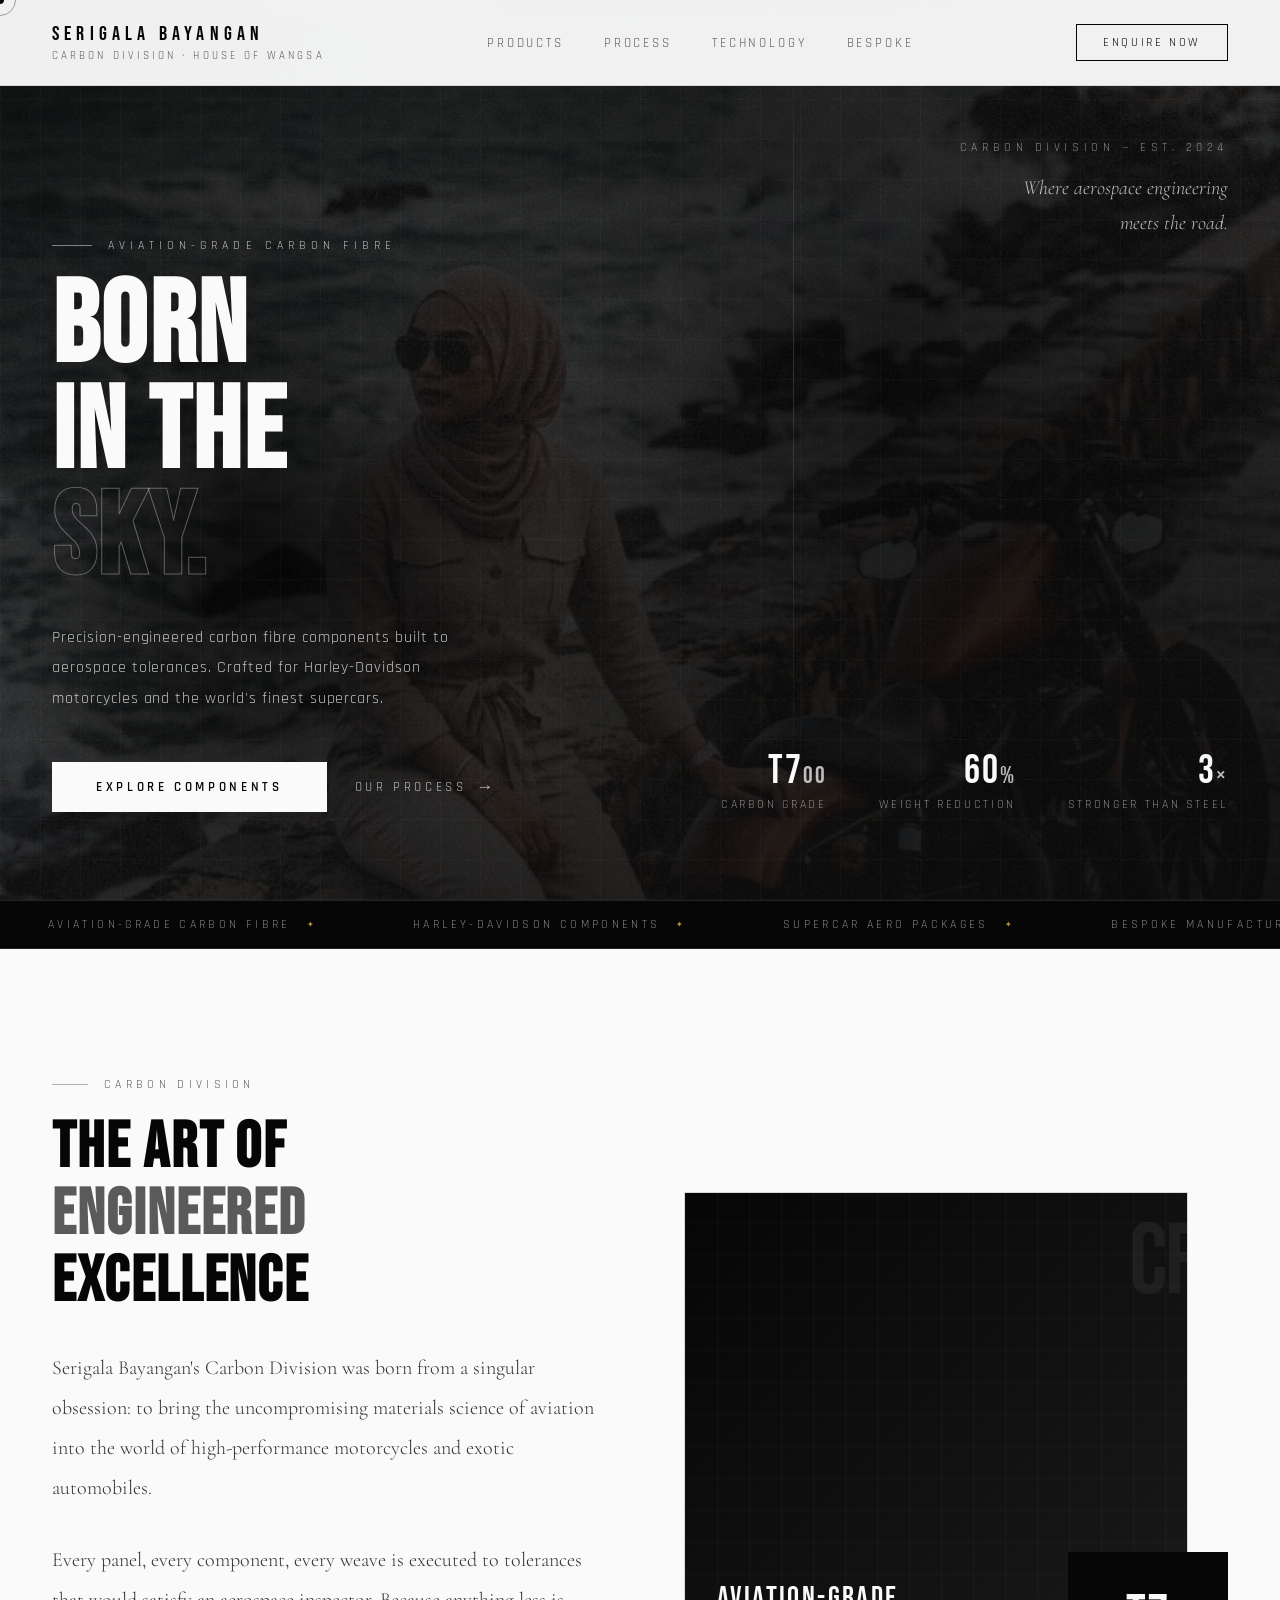
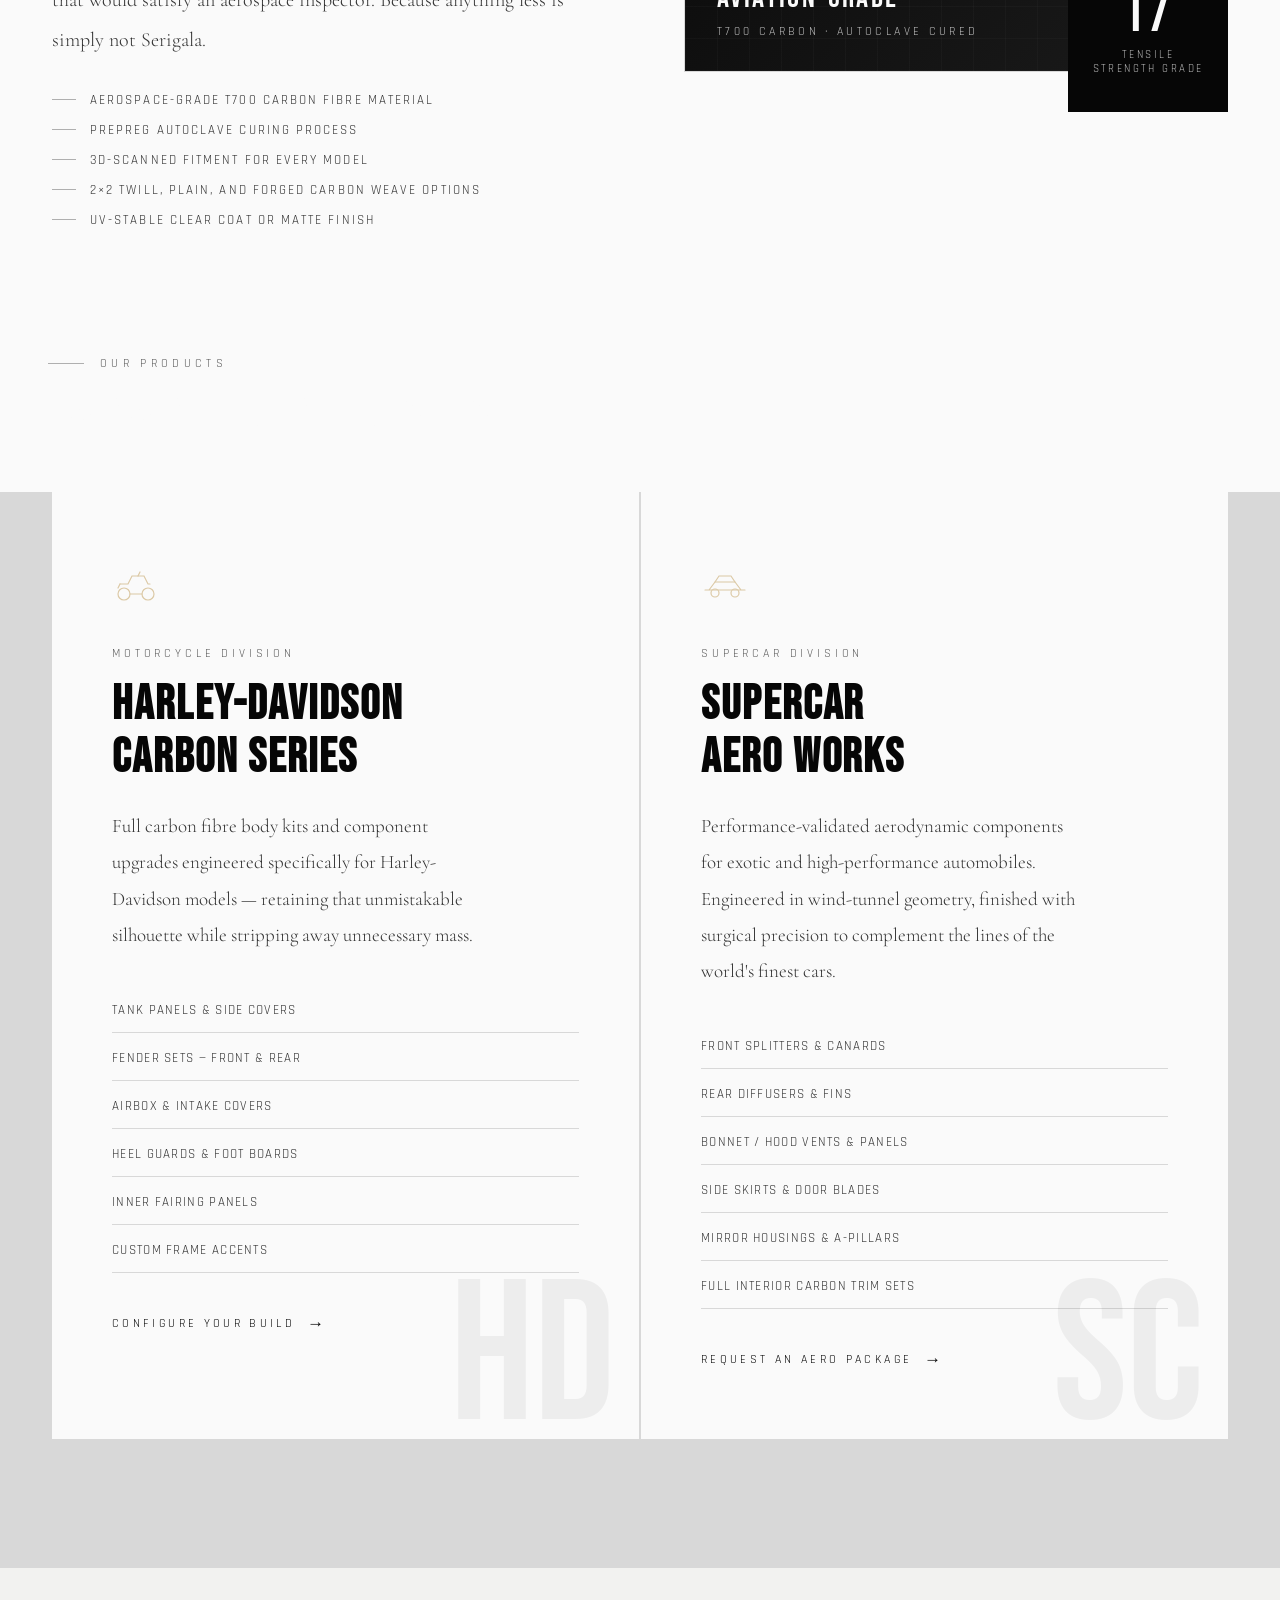
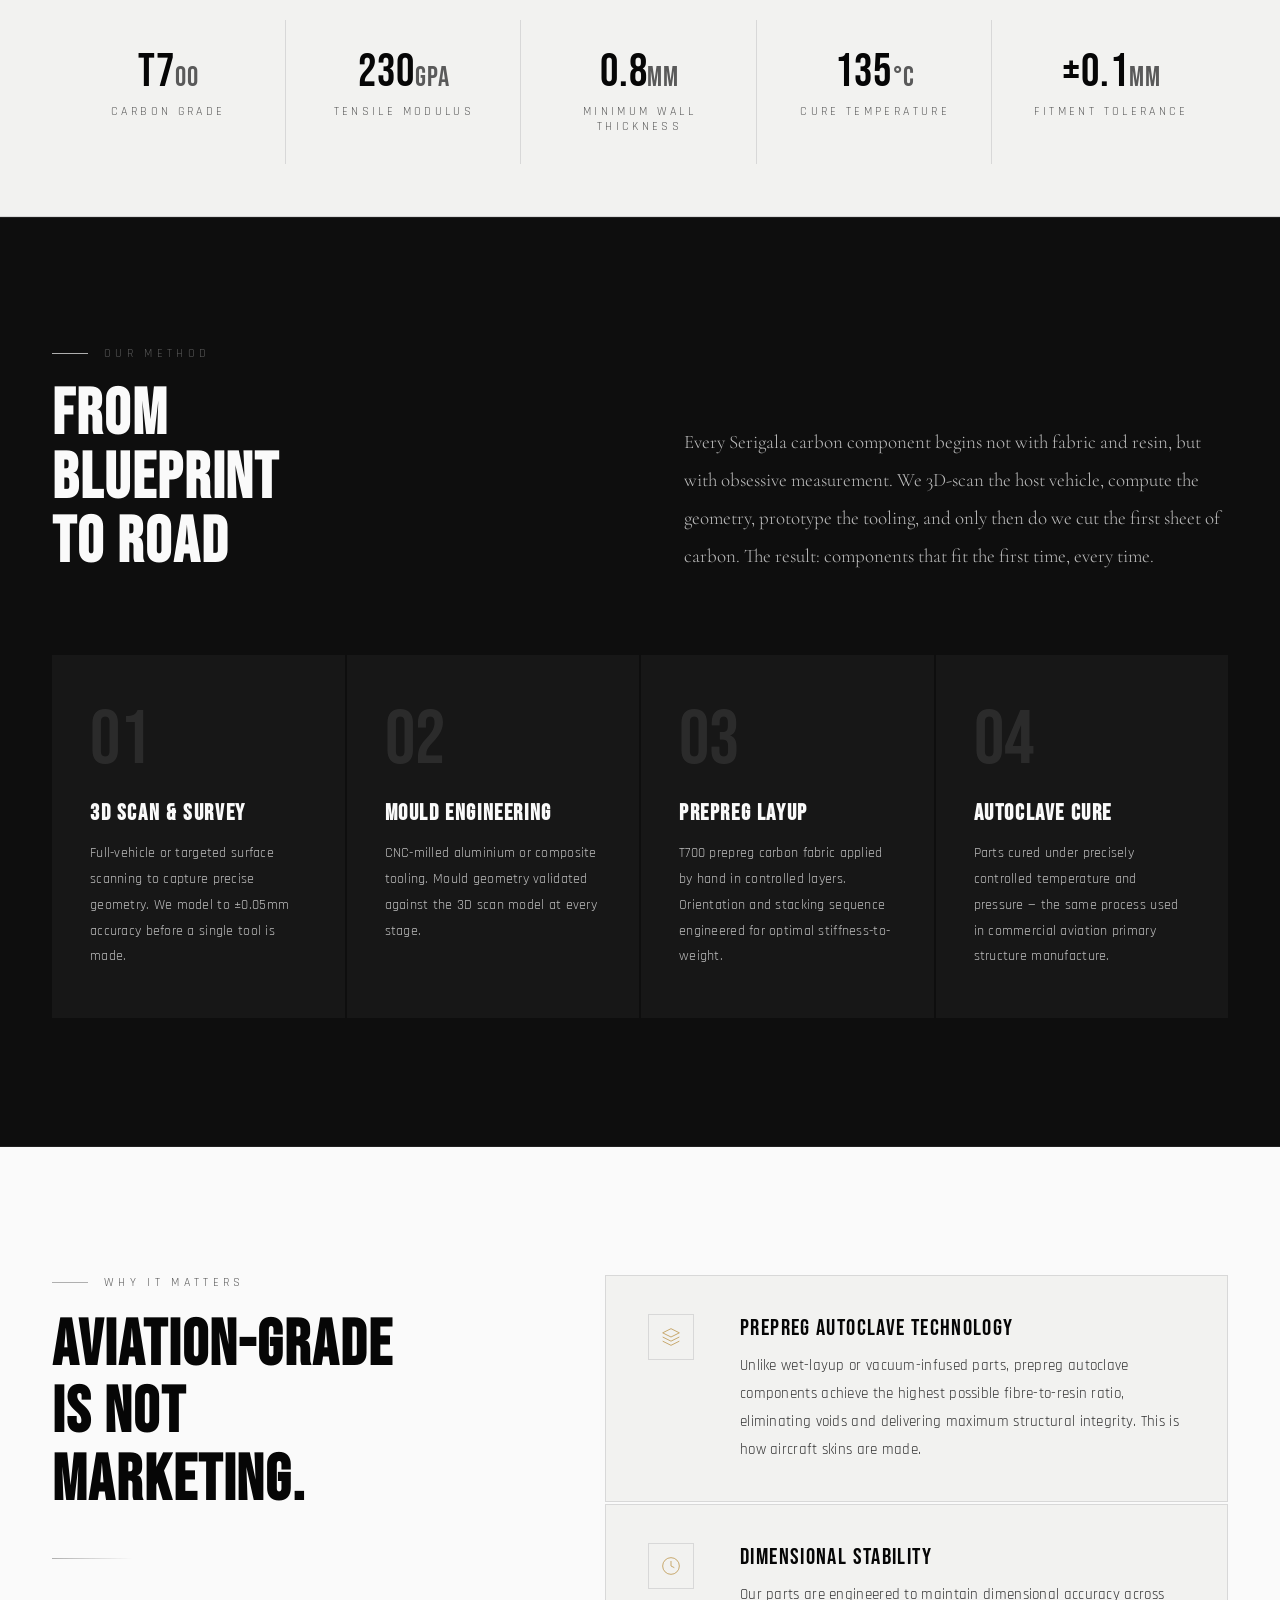
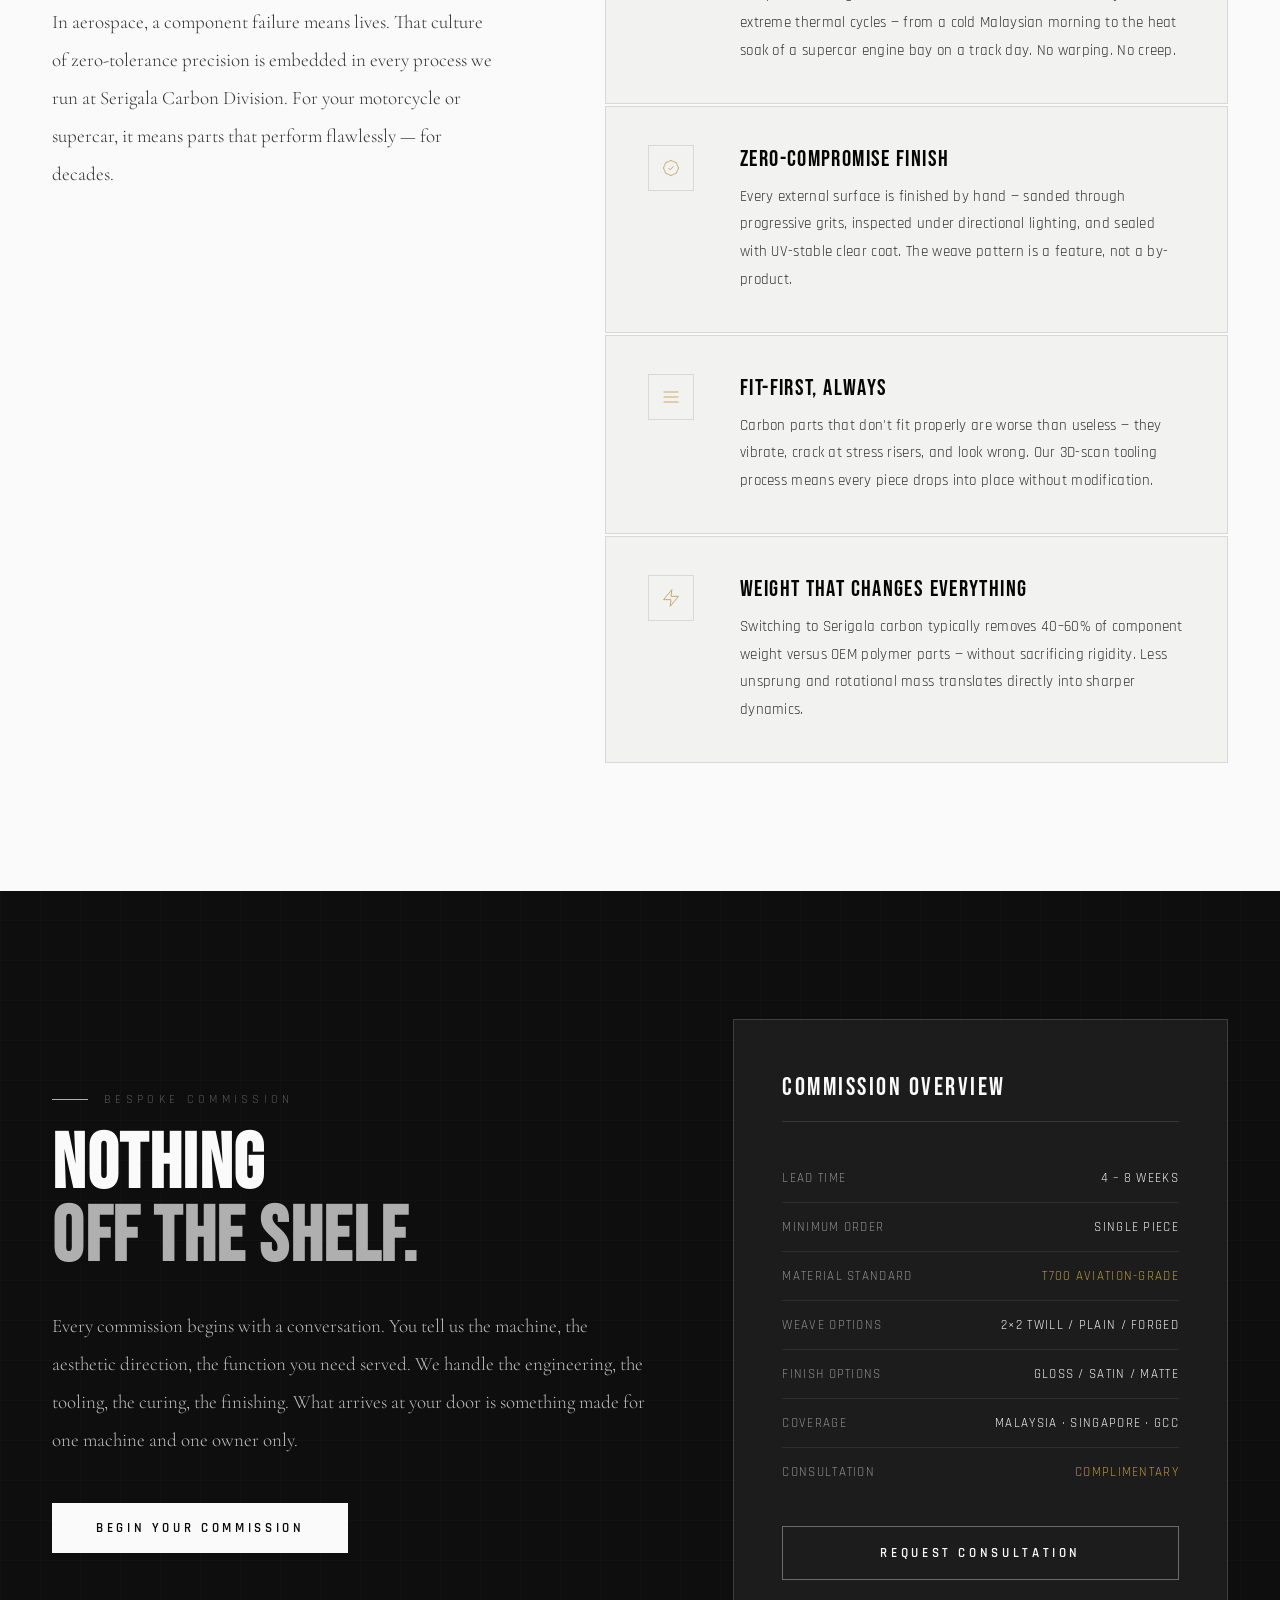
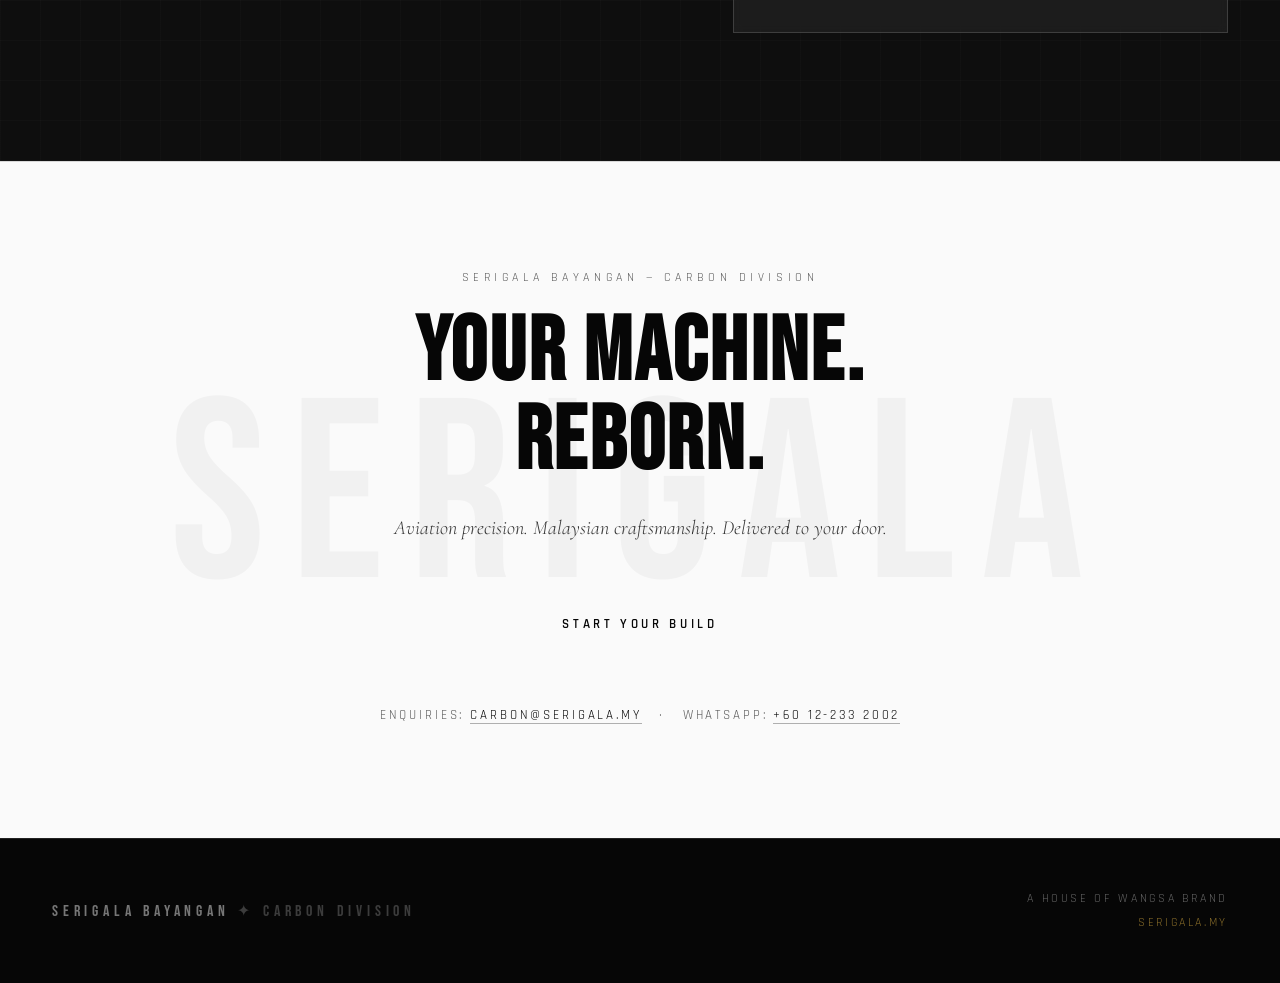
<file: index.html>
<!DOCTYPE html>
<html lang="en">
<head>
<meta charset="UTF-8">
<meta name="viewport" content="width=device-width, initial-scale=1.0">
<title>Carbon Division — Serigala Bayangan</title>
<link rel="preconnect" href="https://fonts.googleapis.com">
<link href="https://fonts.googleapis.com/css2?family=Bebas+Neue&family=Cormorant+Garamond:ital,wght@0,300;0,400;0,600;1,300;1,400&family=Rajdhani:wght@300;400;500;600&display=swap" rel="stylesheet">
<link rel="stylesheet" href="css/style.css">
</head>
<body>

<div class="cursor" id="cursor"></div>
<div class="cursor-ring" id="cursorRing"></div>

<!-- NAV -->
<nav>
  <div class="nav-brand">
    <div class="nav-brand-main">Serigala Bayangan</div>
    <div class="nav-brand-sub">Carbon Division · House of Wangsa</div>
  </div>
  <ul class="nav-links">
    <li><a href="#products">Products</a></li>
    <li><a href="#process">Process</a></li>
    <li><a href="#why">Technology</a></li>
    <li><a href="#bespoke">Bespoke</a></li>
  </ul>
  <a href="#bespoke" class="nav-cta">Enquire Now</a>
</nav>

<!-- HERO -->
<section class="hero">
 <div class="hero-bg"></div>
  <div class="hero-carbon"></div>
  <div class="hero-line-v"></div>

  <div class="hero-tag">
    <div class="hero-tag-label">Carbon Division — Est. 2024</div>
    <div class="hero-tag-copy">Where aerospace engineering<br>meets the road.</div>
  </div>

  <div class="hero-content">
    <div class="hero-eyebrow">Aviation-Grade Carbon Fibre</div>
    <h1 class="hero-title">
      Born<br>
      in the<br>
      <span>Sky.</span>
    </h1>
    <p class="hero-sub">
      Precision-engineered carbon fibre components built to aerospace tolerances. 
      Crafted for Harley-Davidson motorcycles and the world's finest supercars.
    </p>
    <div class="hero-actions">
      <a href="#products" class="btn-primary">Explore Components</a>
      <a href="#process" class="btn-ghost">Our Process</a>
    </div>
  </div>

  <div class="hero-stats">
    <div class="stat">
      <div class="stat-number">T7<span class="stat-unit">00</span></div>
      <div class="stat-label">Carbon Grade</div>
    </div>
    <div class="stat">
      <div class="stat-number">60<span class="stat-unit">%</span></div>
      <div class="stat-label">Weight Reduction</div>
    </div>
    <div class="stat">
      <div class="stat-number">3<span class="stat-unit">×</span></div>
      <div class="stat-label">Stronger Than Steel</div>
    </div>
  </div>
</section>

<!-- TICKER -->
<div class="ticker-wrap">
  <div class="ticker">
    <div class="ticker-item">Aviation-Grade Carbon Fibre</div>
    <div class="ticker-item">Harley-Davidson Components</div>
    <div class="ticker-item">Supercar Aero Packages</div>
    <div class="ticker-item">Bespoke Manufacturing</div>
    <div class="ticker-item">Prepreg Layup Technology</div>
    <div class="ticker-item">CNC Precision Finishing</div>
    <div class="ticker-item">Malaysian Craftsmanship</div>
    <div class="ticker-item">House of Wangsa</div>
    <!-- Duplicate for seamless loop -->
    <div class="ticker-item">Aviation-Grade Carbon Fibre</div>
    <div class="ticker-item">Harley-Davidson Components</div>
    <div class="ticker-item">Supercar Aero Packages</div>
    <div class="ticker-item">Bespoke Manufacturing</div>
    <div class="ticker-item">Prepreg Layup Technology</div>
    <div class="ticker-item">CNC Precision Finishing</div>
    <div class="ticker-item">Malaysian Craftsmanship</div>
    <div class="ticker-item">House of Wangsa</div>
  </div>
</div>

<!-- INTRO -->
<section class="intro" id="about">
  <div class="reveal">
    <div class="section-label">Carbon Division</div>
    <h2 class="intro-title">The Art of<br><em>Engineered</em><br>Excellence</h2>
    <p class="intro-body">
      Serigala Bayangan's Carbon Division was born from a singular obsession: 
      to bring the uncompromising materials science of aviation into the world of 
      high-performance motorcycles and exotic automobiles.
    </p>
    <p class="intro-body">
      Every panel, every component, every weave is executed to tolerances 
      that would satisfy an aerospace inspector. Because anything less 
      is simply not Serigala.
    </p>
    <ul class="intro-list">
      <li>Aerospace-grade T700 carbon fibre material</li>
      <li>Prepreg autoclave curing process</li>
      <li>3D-scanned fitment for every model</li>
      <li>2×2 twill, plain, and forged carbon weave options</li>
      <li>UV-stable clear coat or matte finish</li>
    </ul>
  </div>

  <div class="intro-visual reveal">
    <div class="intro-card intro-card-main">
      <div class="card-cf-label">CF</div>
      <div class="card-main-content">
        <div class="card-main-title">Aviation-Grade</div>
        <div class="card-main-sub">T700 Carbon · Autoclave Cured</div>
      </div>
    </div>
    <div class="intro-card intro-card-accent">
      <div class="accent-number">T7</div>
      <div class="accent-label">Tensile<br>Strength Grade</div>
    </div>
  </div>
</section>

<!-- CATEGORIES -->
<section id="products">
  <div style="padding: 0 48px 48px;" class="reveal">
    <div class="section-label">Our Products</div>
    <h2 style="font-family:'Bebas Neue',sans-serif;font-size:clamp(36px,4vw,52px);letter-spacing:0.03em;color:var(--white);line-height:1;">
      Two Worlds. One Standard.
    </h2>
  </div>

  <div class="categories">
    <!-- HARLEY -->
    <div class="cat-card reveal">
      <div class="cat-bg-number">HD</div>
      <svg class="cat-icon" viewBox="0 0 48 48" fill="none" xmlns="http://www.w3.org/2000/svg">
        <circle cx="12" cy="34" r="6" stroke="#c8a96e" stroke-width="1.2"/>
        <circle cx="36" cy="34" r="6" stroke="#c8a96e" stroke-width="1.2"/>
        <path d="M18 34h12M8 24h8l4-8h12l4 8h2" stroke="#c8a96e" stroke-width="1.2" stroke-linecap="round"/>
        <path d="M6 28l2-4M26 16l2-4" stroke="#c8a96e" stroke-width="1.2" stroke-linecap="round"/>
      </svg>
      <div class="cat-eyebrow">Motorcycle Division</div>
      <h3 class="cat-title">Harley-Davidson<br>Carbon Series</h3>
      <p class="cat-desc">
        Full carbon fibre body kits and component upgrades engineered specifically 
        for Harley-Davidson models — retaining that unmistakable silhouette while 
        stripping away unnecessary mass.
      </p>
      <div class="cat-items">
        <div class="cat-item">Tank Panels & Side Covers</div>
        <div class="cat-item">Fender Sets — Front & Rear</div>
        <div class="cat-item">Airbox & Intake Covers</div>
        <div class="cat-item">Heel Guards & Foot Boards</div>
        <div class="cat-item">Inner Fairing Panels</div>
        <div class="cat-item">Custom Frame Accents</div>
      </div>
      <a href="#bespoke" class="cat-link">Configure Your Build</a>
    </div>

    <!-- SUPERCARS -->
    <div class="cat-card reveal">
      <div class="cat-bg-number">SC</div>
      <svg class="cat-icon" viewBox="0 0 48 48" fill="none" xmlns="http://www.w3.org/2000/svg">
        <path d="M4 30h40M8 30l6-8h20l6 8" stroke="#c8a96e" stroke-width="1.2" stroke-linecap="round" stroke-linejoin="round"/>
        <path d="M14 22l4-6h12l4 6" stroke="#c8a96e" stroke-width="1.2" stroke-linecap="round"/>
        <circle cx="14" cy="33" r="4" stroke="#c8a96e" stroke-width="1.2"/>
        <circle cx="34" cy="33" r="4" stroke="#c8a96e" stroke-width="1.2"/>
      </svg>
      <div class="cat-eyebrow">Supercar Division</div>
      <h3 class="cat-title">Supercar<br>Aero Works</h3>
      <p class="cat-desc">
        Performance-validated aerodynamic components for exotic and high-performance 
        automobiles. Engineered in wind-tunnel geometry, finished with surgical precision 
        to complement the lines of the world's finest cars.
      </p>
      <div class="cat-items">
        <div class="cat-item">Front Splitters & Canards</div>
        <div class="cat-item">Rear Diffusers & Fins</div>
        <div class="cat-item">Bonnet / Hood Vents & Panels</div>
        <div class="cat-item">Side Skirts & Door Blades</div>
        <div class="cat-item">Mirror Housings & A-Pillars</div>
        <div class="cat-item">Full Interior Carbon Trim Sets</div>
      </div>
      <a href="#bespoke" class="cat-link">Request an Aero Package</a>
    </div>
  </div>
</section>

<!-- SPECS BAR -->
<div class="specs-bar reveal">
  <div class="spec">
    <div class="spec-val">T7<span>00</span></div>
    <div class="spec-name">Carbon Grade</div>
  </div>
  <div class="spec">
    <div class="spec-val">230<span>GPa</span></div>
    <div class="spec-name">Tensile Modulus</div>
  </div>
  <div class="spec">
    <div class="spec-val">0.8<span>mm</span></div>
    <div class="spec-name">Minimum Wall Thickness</div>
  </div>
  <div class="spec">
    <div class="spec-val">135<span>°C</span></div>
    <div class="spec-name">Cure Temperature</div>
  </div>
  <div class="spec">
    <div class="spec-val">±0.1<span>mm</span></div>
    <div class="spec-name">Fitment Tolerance</div>
  </div>
</div>

<!-- PROCESS -->
<section class="process" id="process">
  <div class="process-header reveal">
    <div>
      <div class="section-label">Our Method</div>
      <h2 class="process-title">From<br>Blueprint<br>to Road</h2>
    </div>
    <p class="process-intro">
      Every Serigala carbon component begins not with fabric and resin, 
      but with obsessive measurement. We 3D-scan the host vehicle, 
      compute the geometry, prototype the tooling, and only then do we 
      cut the first sheet of carbon. The result: components that fit 
      the first time, every time.
    </p>
  </div>

  <div class="process-steps">
    <div class="step reveal">
      <div class="step-num">01</div>
      <h3 class="step-title">3D Scan & Survey</h3>
      <p class="step-desc">Full-vehicle or targeted surface scanning to capture precise geometry. We model to ±0.05mm accuracy before a single tool is made.</p>
      <div class="step-bar"></div>
    </div>
    <div class="step reveal">
      <div class="step-num">02</div>
      <h3 class="step-title">Mould Engineering</h3>
      <p class="step-desc">CNC-milled aluminium or composite tooling. Mould geometry validated against the 3D scan model at every stage.</p>
      <div class="step-bar"></div>
    </div>
    <div class="step reveal">
      <div class="step-num">03</div>
      <h3 class="step-title">Prepreg Layup</h3>
      <p class="step-desc">T700 prepreg carbon fabric applied by hand in controlled layers. Orientation and stacking sequence engineered for optimal stiffness-to-weight.</p>
      <div class="step-bar"></div>
    </div>
    <div class="step reveal">
      <div class="step-num">04</div>
      <h3 class="step-title">Autoclave Cure</h3>
      <p class="step-desc">Parts cured under precisely controlled temperature and pressure — the same process used in commercial aviation primary structure manufacture.</p>
      <div class="step-bar"></div>
    </div>
  </div>
</section>

<!-- WHY AVIATION -->
<section class="why" id="why">
  <div class="why-sticky reveal">
    <div class="section-label">Why It Matters</div>
    <h2 class="why-title">Aviation-Grade<br>Is Not<br>Marketing.</h2>
    <div class="divider"></div>
    <p class="why-sub">
      In aerospace, a component failure means lives. That culture of 
      zero-tolerance precision is embedded in every process we run 
      at Serigala Carbon Division. For your motorcycle or supercar, 
      it means parts that perform flawlessly — for decades.
    </p>
  </div>

  <div class="why-features">
    <div class="feature reveal">
      <div class="feature-icon">
        <svg viewBox="0 0 24 24" fill="none" stroke="#c8a96e" stroke-width="1.2">
          <path d="M12 2L2 7l10 5 10-5-10-5zM2 17l10 5 10-5M2 12l10 5 10-5"/>
        </svg>
      </div>
      <div>
        <div class="feature-title">Prepreg Autoclave Technology</div>
        <p class="feature-desc">Unlike wet-layup or vacuum-infused parts, prepreg autoclave components achieve the highest possible fibre-to-resin ratio, eliminating voids and delivering maximum structural integrity. This is how aircraft skins are made.</p>
      </div>
    </div>

    <div class="feature reveal">
      <div class="feature-icon">
        <svg viewBox="0 0 24 24" fill="none" stroke="#c8a96e" stroke-width="1.2">
          <circle cx="12" cy="12" r="10"/><path d="M12 6v6l4 2"/>
        </svg>
      </div>
      <div>
        <div class="feature-title">Dimensional Stability</div>
        <p class="feature-desc">Our parts are engineered to maintain dimensional accuracy across extreme thermal cycles — from a cold Malaysian morning to the heat soak of a supercar engine bay on a track day. No warping. No creep.</p>
      </div>
    </div>

    <div class="feature reveal">
      <div class="feature-icon">
        <svg viewBox="0 0 24 24" fill="none" stroke="#c8a96e" stroke-width="1.2">
          <path d="M9 12l2 2 4-4M7.835 4.697a3.42 3.42 0 001.946-.806 3.42 3.42 0 014.438 0 3.42 3.42 0 001.946.806 3.42 3.42 0 013.138 3.138 3.42 3.42 0 00.806 1.946 3.42 3.42 0 010 4.438 3.42 3.42 0 00-.806 1.946 3.42 3.42 0 01-3.138 3.138 3.42 3.42 0 00-1.946.806 3.42 3.42 0 01-4.438 0 3.42 3.42 0 00-1.946-.806 3.42 3.42 0 01-3.138-3.138 3.42 3.42 0 00-.806-1.946 3.42 3.42 0 010-4.438 3.42 3.42 0 00.806-1.946 3.42 3.42 0 013.138-3.138z"/>
        </svg>
      </div>
      <div>
        <div class="feature-title">Zero-Compromise Finish</div>
        <p class="feature-desc">Every external surface is finished by hand — sanded through progressive grits, inspected under directional lighting, and sealed with UV-stable clear coat. The weave pattern is a feature, not a by-product.</p>
      </div>
    </div>

    <div class="feature reveal">
      <div class="feature-icon">
        <svg viewBox="0 0 24 24" fill="none" stroke="#c8a96e" stroke-width="1.2">
          <path d="M3 6h18M3 12h18M3 18h18"/>
        </svg>
      </div>
      <div>
        <div class="feature-title">Fit-First, Always</div>
        <p class="feature-desc">Carbon parts that don't fit properly are worse than useless — they vibrate, crack at stress risers, and look wrong. Our 3D-scan tooling process means every piece drops into place without modification.</p>
      </div>
    </div>

    <div class="feature reveal">
      <div class="feature-icon">
        <svg viewBox="0 0 24 24" fill="none" stroke="#c8a96e" stroke-width="1.2">
          <path d="M13 2L3 14h9l-1 8 10-12h-9l1-8z"/>
        </svg>
      </div>
      <div>
        <div class="feature-title">Weight That Changes Everything</div>
        <p class="feature-desc">Switching to Serigala carbon typically removes 40–60% of component weight versus OEM polymer parts — without sacrificing rigidity. Less unsprung and rotational mass translates directly into sharper dynamics.</p>
      </div>
    </div>
  </div>
</section>

<!-- BESPOKE -->
<section class="bespoke" id="bespoke">
  <div class="bespoke-content reveal">
    <div class="section-label">Bespoke Commission</div>
    <h2 class="bespoke-title">
      Nothing<br>
      <em>Off the Shelf.</em>
    </h2>
    <p class="bespoke-body">
      Every commission begins with a conversation. You tell us the machine, 
      the aesthetic direction, the function you need served. We handle 
      the engineering, the tooling, the curing, the finishing. 
      What arrives at your door is something made for one machine 
      and one owner only.
    </p>
    <a href="https://wa.me/60122332002" class="btn-primary">Begin Your Commission</a>
  </div>

  <div class="bespoke-panel reveal">
    <div class="bespoke-panel-title">Commission Overview</div>
    <div class="bp-row">
      <span class="bp-label">Lead Time</span>
      <span class="bp-val">4 – 8 Weeks</span>
    </div>
    <div class="bp-row">
      <span class="bp-label">Minimum Order</span>
      <span class="bp-val">Single Piece</span>
    </div>
    <div class="bp-row">
      <span class="bp-label">Material Standard</span>
      <span class="bp-val gold">T700 Aviation-Grade</span>
    </div>
    <div class="bp-row">
      <span class="bp-label">Weave Options</span>
      <span class="bp-val">2×2 Twill / Plain / Forged</span>
    </div>
    <div class="bp-row">
      <span class="bp-label">Finish Options</span>
      <span class="bp-val">Gloss / Satin / Matte</span>
    </div>
    <div class="bp-row">
      <span class="bp-label">Coverage</span>
      <span class="bp-val">Malaysia · Singapore · GCC</span>
    </div>
    <div class="bp-row" style="border-bottom:none;">
      <span class="bp-label">Consultation</span>
      <span class="bp-val gold">Complimentary</span>
    </div>
    <a href="mailto:carbon@serigala.my" class="bespoke-panel-cta">Request Consultation</a>
  </div>
</section>

<!-- CTA -->
<section class="cta-banner">
  <div class="cta-eyebrow">Serigala Bayangan — Carbon Division</div>
  <h2 class="cta-title">Your Machine.<br>Reborn.</h2>
  <p class="cta-sub">Aviation precision. Malaysian craftsmanship. Delivered to your door.</p>
  <div class="cta-actions">
    <a href="mailto:carbon@serigala.my" class="btn-primary">Start Your Build</a>
  </div>
  <p class="cta-contact">
    Enquiries: <a href="mailto:carbon@serigala.my">carbon@serigala.my</a>
    &nbsp;&nbsp;·&nbsp;&nbsp;
    WhatsApp: <a href="https://wa.me/60122332002">+60 12-233 2002</a>
  </p>
</section>

<!-- FOOTER -->
<footer>
  <div class="footer-brand">Serigala Bayangan <span>✦ Carbon Division</span></div>
  <!--<div class="footer-copy">© 2024 ASAS Technologies (M) Sdn Bhd · 1670390-W</div>-->
  <div class="footer-how">
    A House of Wangsa Brand<br>
    <span style="color:var(--gold-dim);">serigala.my</span>
  </div>
</footer>

<script>
  // Custom cursor
  const cursor = document.getElementById('cursor');
  const ring = document.getElementById('cursorRing');
  document.addEventListener('mousemove', e => {
    cursor.style.left = e.clientX + 'px';
    cursor.style.top = e.clientY + 'px';
    setTimeout(() => {
      ring.style.left = e.clientX + 'px';
      ring.style.top = e.clientY + 'px';
    }, 80);
  });
  document.querySelectorAll('a, button').forEach(el => {
    el.addEventListener('mouseenter', () => {
      cursor.style.width = '16px';
      cursor.style.height = '16px';
      ring.style.width = '48px';
      ring.style.height = '48px';
    });
    el.addEventListener('mouseleave', () => {
      cursor.style.width = '8px';
      cursor.style.height = '8px';
      ring.style.width = '32px';
      ring.style.height = '32px';
    });
  });

  // Scroll reveal
  const observer = new IntersectionObserver((entries) => {
    entries.forEach((entry, i) => {
      if (entry.isIntersecting) {
        setTimeout(() => entry.target.classList.add('visible'), i * 80);
        observer.unobserve(entry.target);
      }
    });
  }, { threshold: 0.1, rootMargin: '0px 0px -40px 0px' });

  document.querySelectorAll('.reveal').forEach(el => observer.observe(el));
</script>
</body>
</html>
</file>
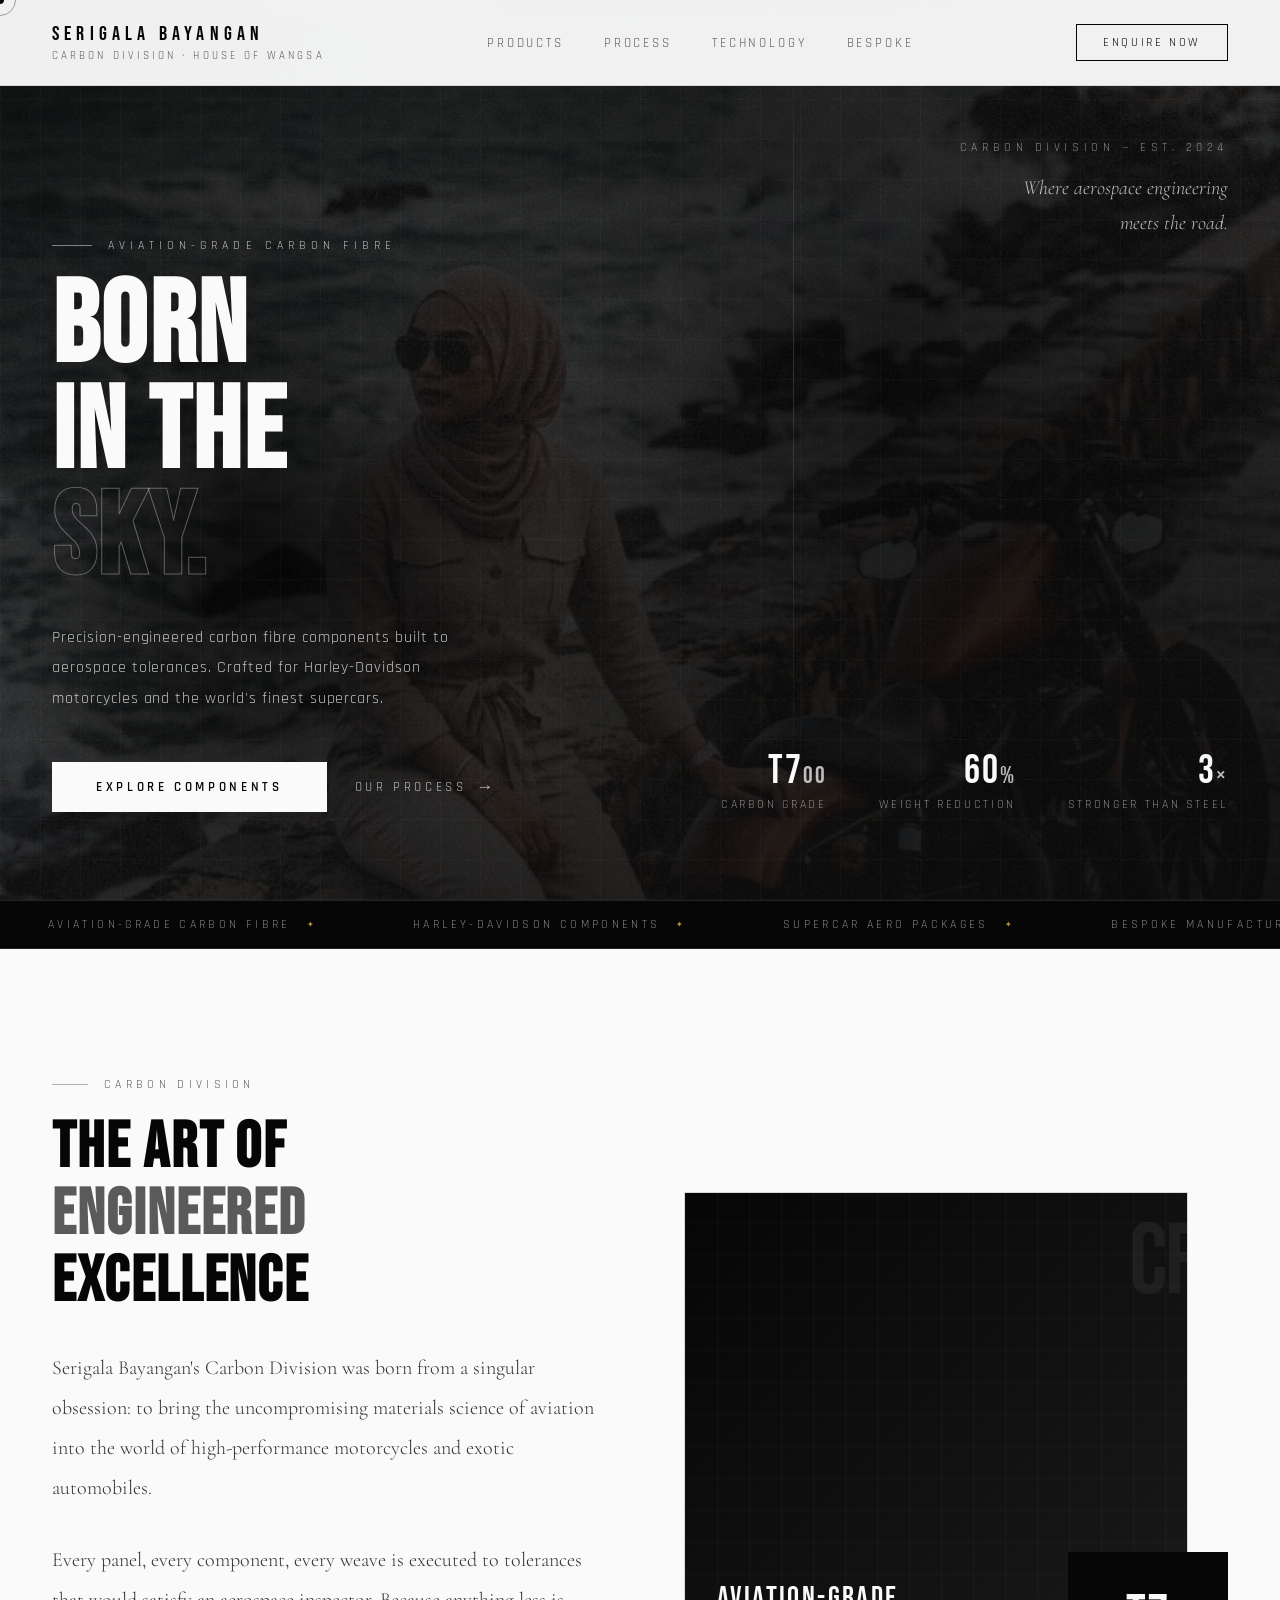
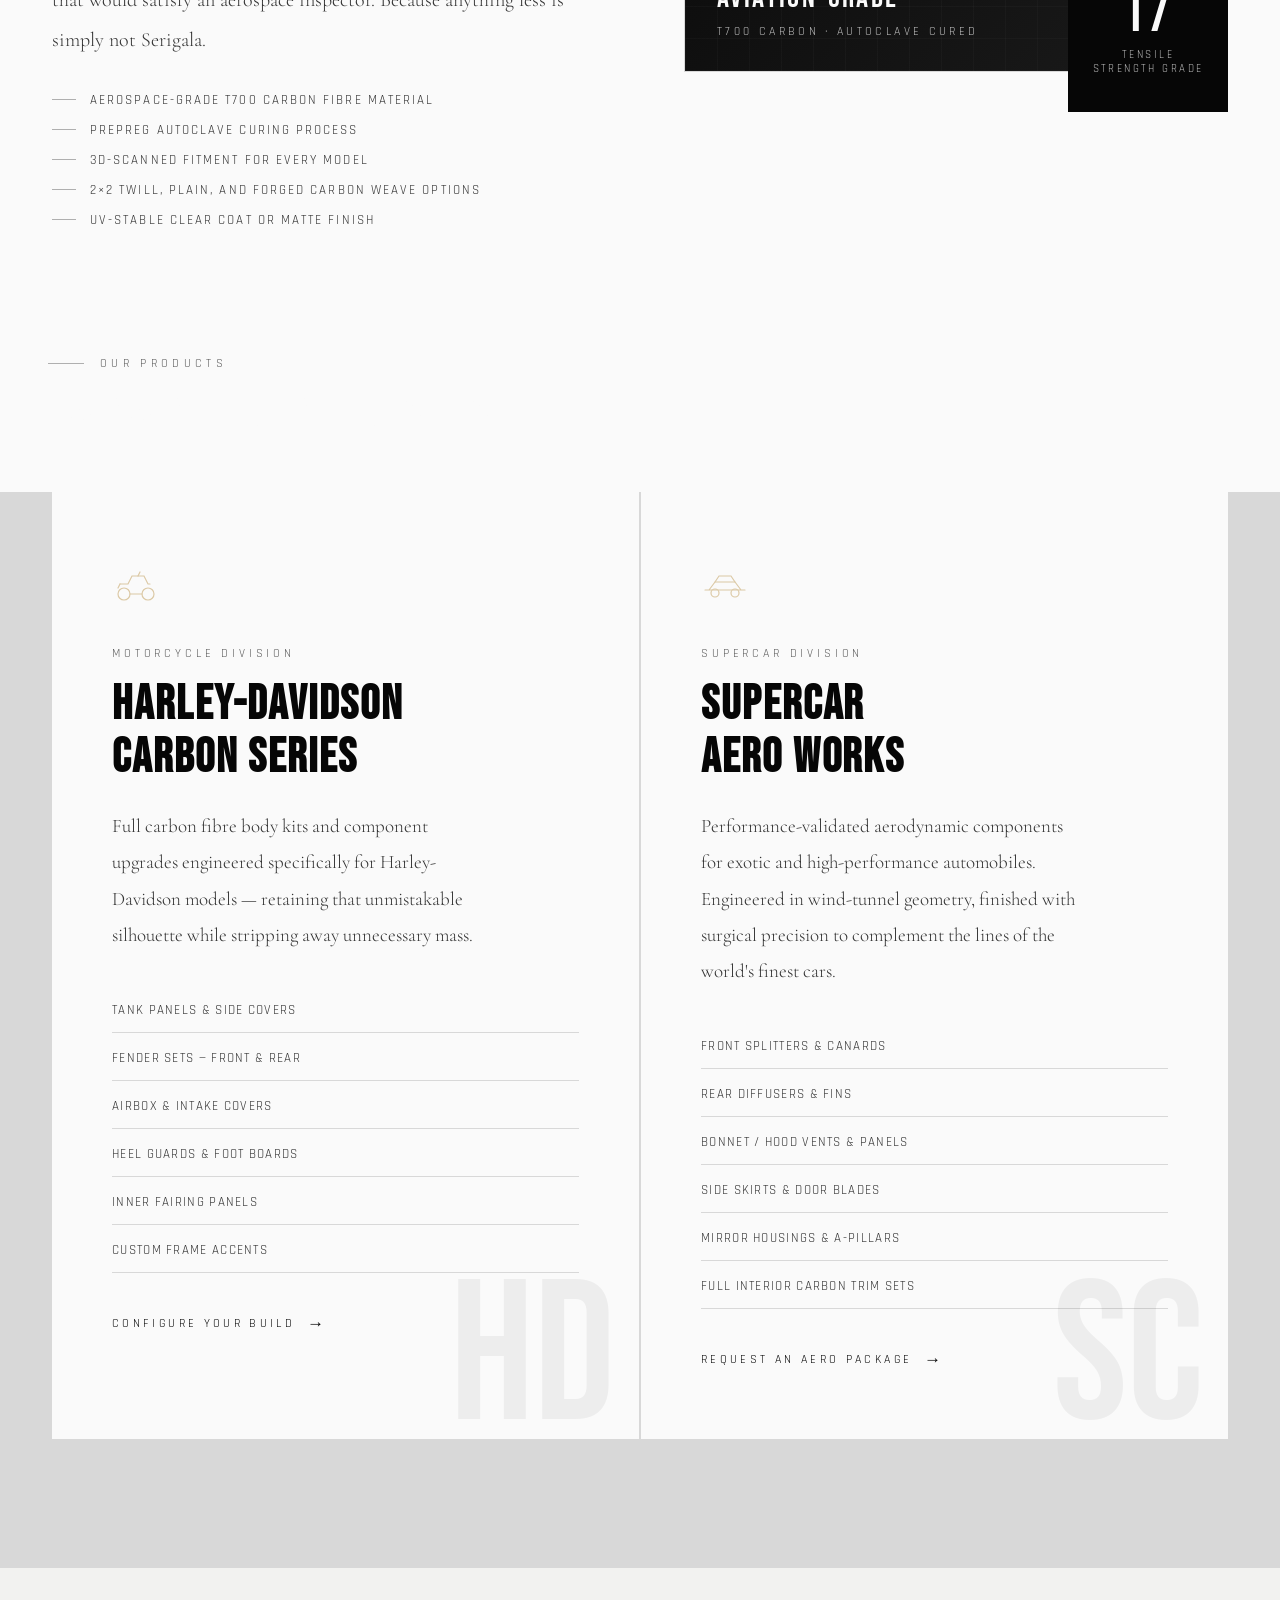
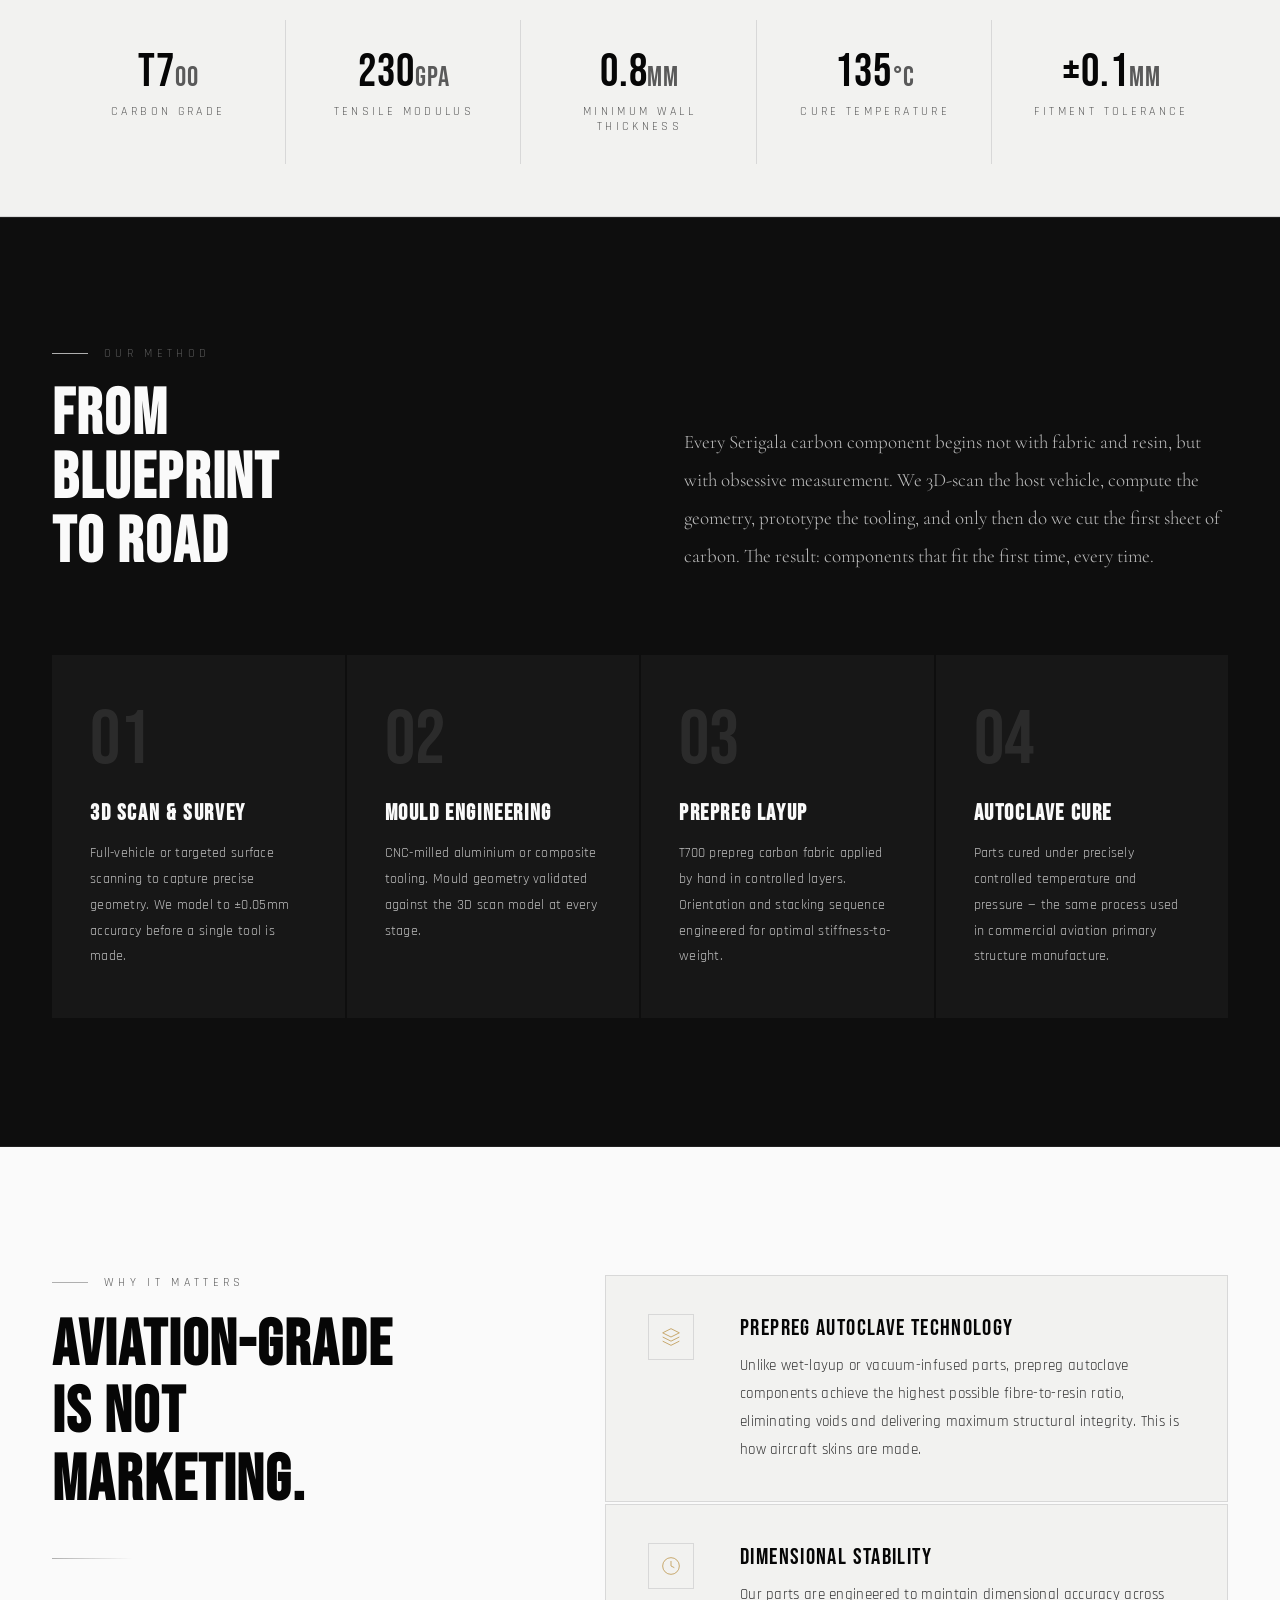
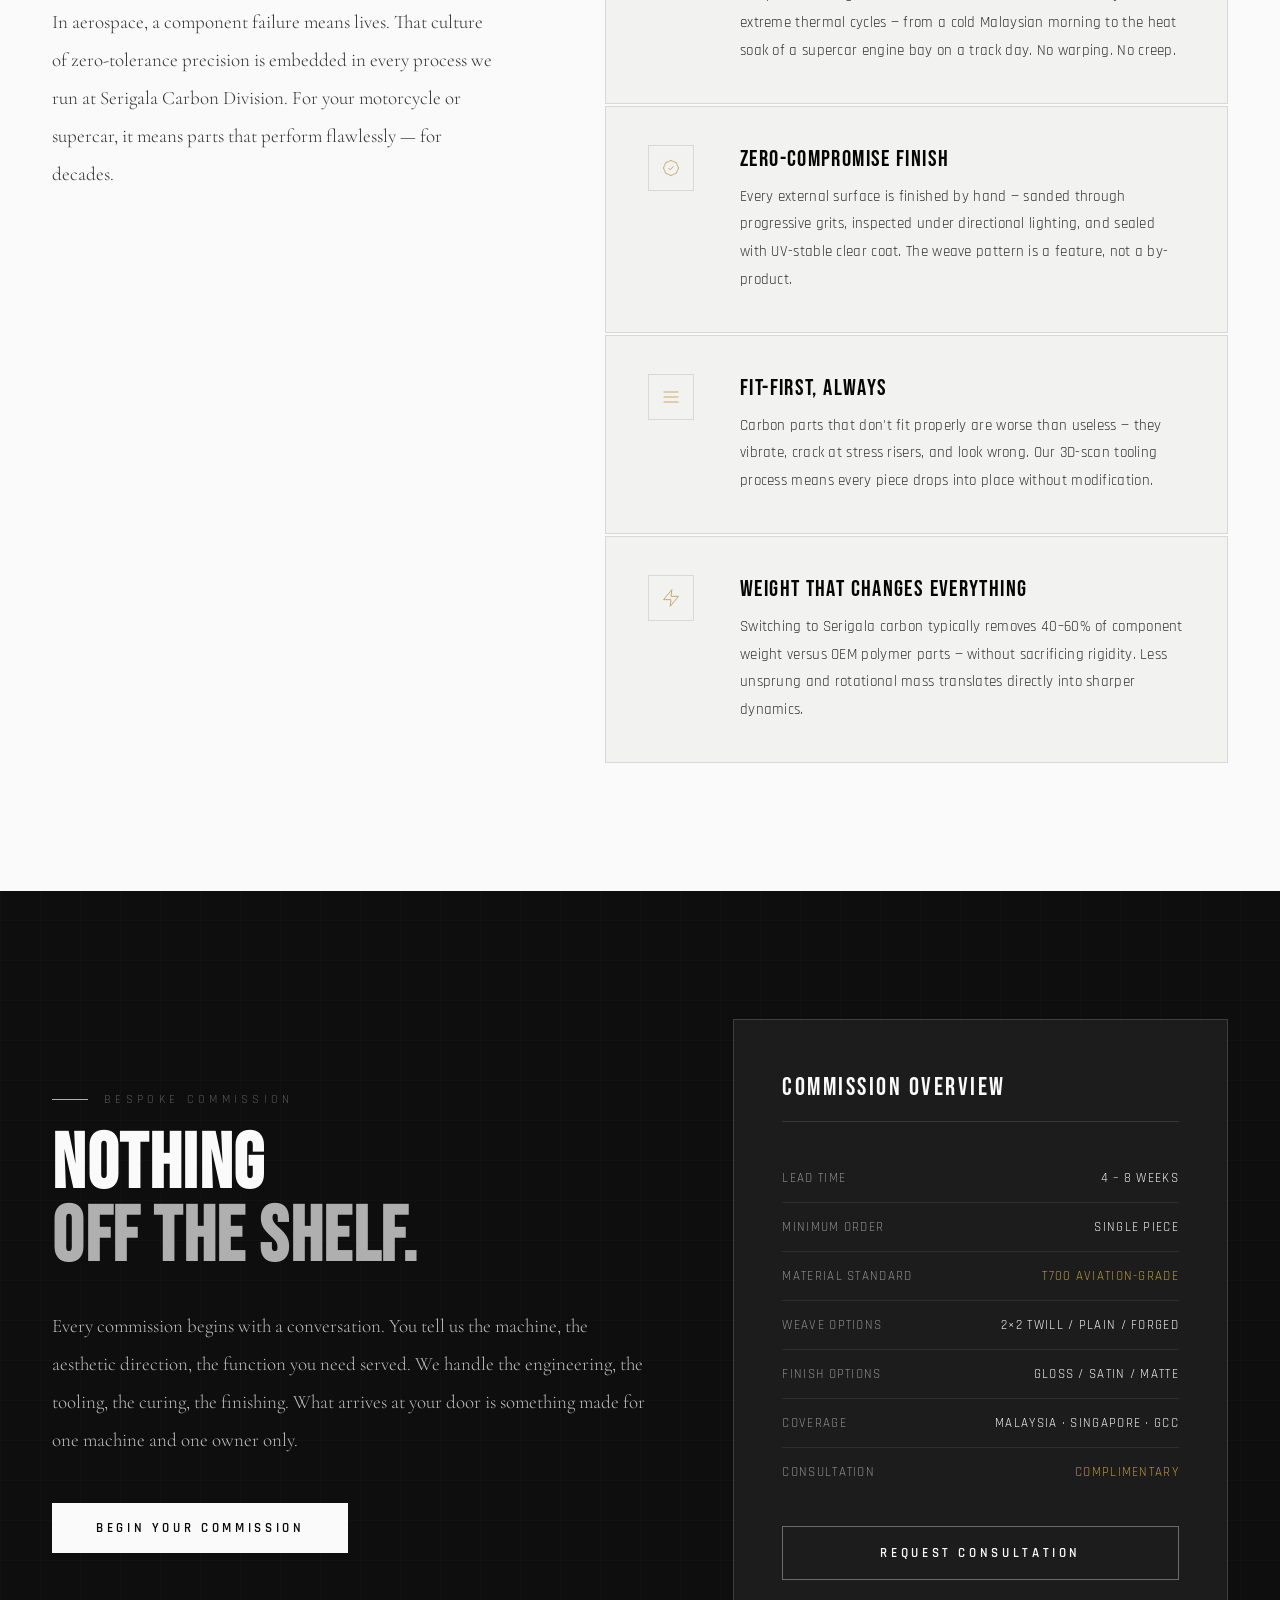
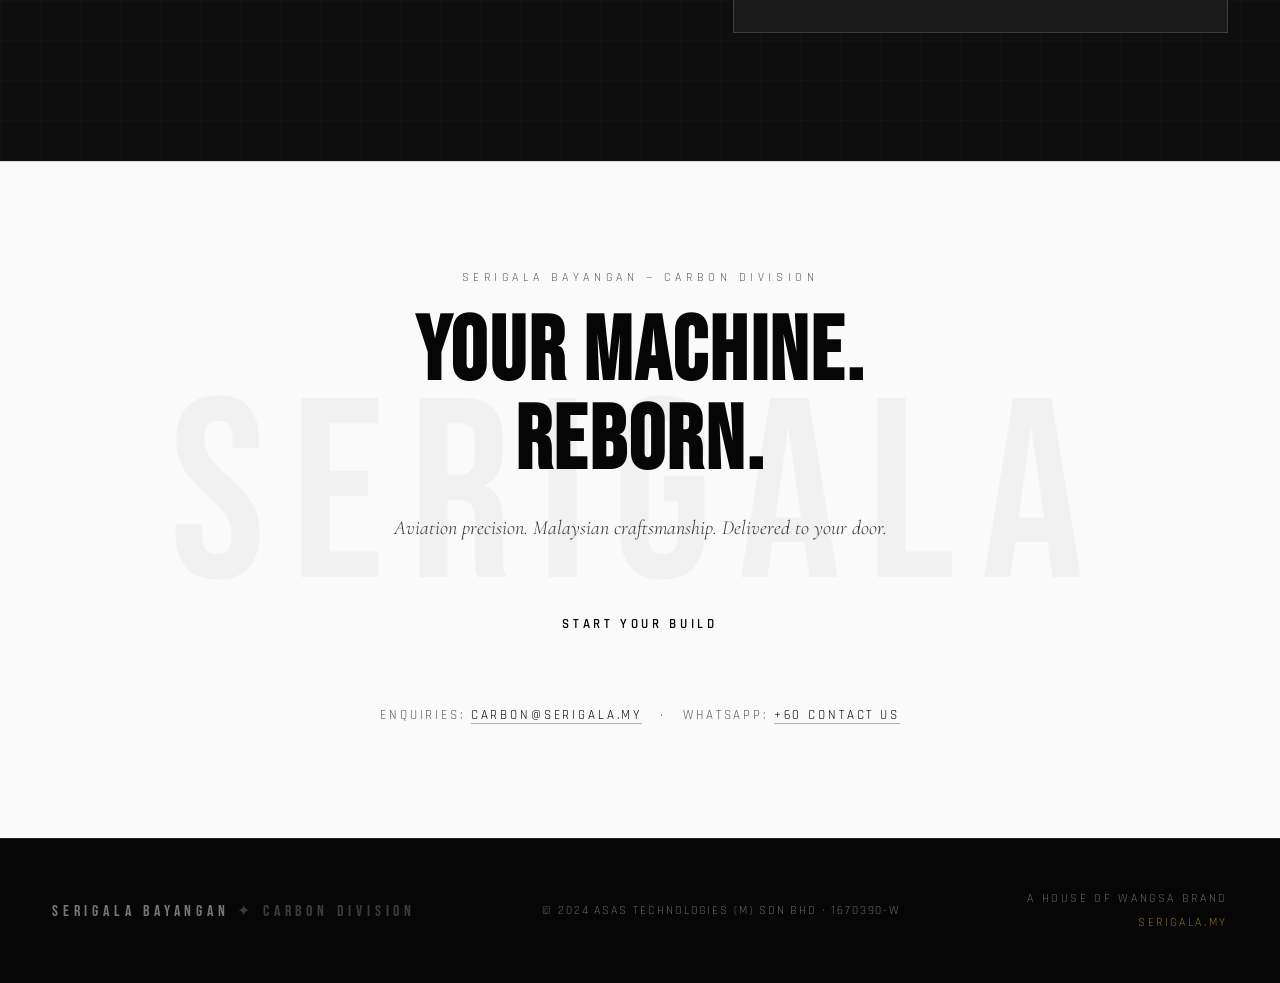
<file: serigala-carbon.html>
<!DOCTYPE html>
<html lang="en">
<head>
<meta charset="UTF-8">
<meta name="viewport" content="width=device-width, initial-scale=1.0">
<title>Carbon Division — Serigala Bayangan</title>
<link rel="preconnect" href="https://fonts.googleapis.com">
<link href="https://fonts.googleapis.com/css2?family=Bebas+Neue&family=Cormorant+Garamond:ital,wght@0,300;0,400;0,600;1,300;1,400&family=Rajdhani:wght@300;400;500;600&display=swap" rel="stylesheet">
<link rel="stylesheet" href="css/style.css">
</head>
<body>

<div class="cursor" id="cursor"></div>
<div class="cursor-ring" id="cursorRing"></div>

<!-- NAV -->
<nav>
  <div class="nav-brand">
    <div class="nav-brand-main">Serigala Bayangan</div>
    <div class="nav-brand-sub">Carbon Division · House of Wangsa</div>
  </div>
  <ul class="nav-links">
    <li><a href="#products">Products</a></li>
    <li><a href="#process">Process</a></li>
    <li><a href="#why">Technology</a></li>
    <li><a href="#bespoke">Bespoke</a></li>
  </ul>
  <a href="#bespoke" class="nav-cta">Enquire Now</a>
</nav>

<!-- HERO -->
<section class="hero">
  <div class="hero-bg"></div>
  <div class="hero-carbon"></div>
  <div class="hero-line-v"></div>

  <div class="hero-tag">
    <div class="hero-tag-label">Carbon Division — Est. 2024</div>
    <div class="hero-tag-copy">Where aerospace engineering<br>meets the road.</div>
  </div>

  <div class="hero-content">
    <div class="hero-eyebrow">Aviation-Grade Carbon Fibre</div>
    <h1 class="hero-title">
      Born<br>
      in the<br>
      <span>Sky.</span>
    </h1>
    <p class="hero-sub">
      Precision-engineered carbon fibre components built to aerospace tolerances. 
      Crafted for Harley-Davidson motorcycles and the world's finest supercars.
    </p>
    <div class="hero-actions">
      <a href="#products" class="btn-primary">Explore Components</a>
      <a href="#process" class="btn-ghost">Our Process</a>
    </div>
  </div>

  <div class="hero-stats">
    <div class="stat">
      <div class="stat-number">T7<span class="stat-unit">00</span></div>
      <div class="stat-label">Carbon Grade</div>
    </div>
    <div class="stat">
      <div class="stat-number">60<span class="stat-unit">%</span></div>
      <div class="stat-label">Weight Reduction</div>
    </div>
    <div class="stat">
      <div class="stat-number">3<span class="stat-unit">×</span></div>
      <div class="stat-label">Stronger Than Steel</div>
    </div>
  </div>
</section>

<!-- TICKER -->
<div class="ticker-wrap">
  <div class="ticker">
    <div class="ticker-item">Aviation-Grade Carbon Fibre</div>
    <div class="ticker-item">Harley-Davidson Components</div>
    <div class="ticker-item">Supercar Aero Packages</div>
    <div class="ticker-item">Bespoke Manufacturing</div>
    <div class="ticker-item">Prepreg Layup Technology</div>
    <div class="ticker-item">CNC Precision Finishing</div>
    <div class="ticker-item">Malaysian Craftsmanship</div>
    <div class="ticker-item">House of Wangsa</div>
    <!-- Duplicate for seamless loop -->
    <div class="ticker-item">Aviation-Grade Carbon Fibre</div>
    <div class="ticker-item">Harley-Davidson Components</div>
    <div class="ticker-item">Supercar Aero Packages</div>
    <div class="ticker-item">Bespoke Manufacturing</div>
    <div class="ticker-item">Prepreg Layup Technology</div>
    <div class="ticker-item">CNC Precision Finishing</div>
    <div class="ticker-item">Malaysian Craftsmanship</div>
    <div class="ticker-item">House of Wangsa</div>
  </div>
</div>

<!-- INTRO -->
<section class="intro" id="about">
  <div class="reveal">
    <div class="section-label">Carbon Division</div>
    <h2 class="intro-title">The Art of<br><em>Engineered</em><br>Excellence</h2>
    <p class="intro-body">
      Serigala Bayangan's Carbon Division was born from a singular obsession: 
      to bring the uncompromising materials science of aviation into the world of 
      high-performance motorcycles and exotic automobiles.
    </p>
    <p class="intro-body">
      Every panel, every component, every weave is executed to tolerances 
      that would satisfy an aerospace inspector. Because anything less 
      is simply not Serigala.
    </p>
    <ul class="intro-list">
      <li>Aerospace-grade T700 carbon fibre material</li>
      <li>Prepreg autoclave curing process</li>
      <li>3D-scanned fitment for every model</li>
      <li>2×2 twill, plain, and forged carbon weave options</li>
      <li>UV-stable clear coat or matte finish</li>
    </ul>
  </div>

  <div class="intro-visual reveal">
    <div class="intro-card intro-card-main">
      <div class="card-cf-label">CF</div>
      <div class="card-main-content">
        <div class="card-main-title">Aviation-Grade</div>
        <div class="card-main-sub">T700 Carbon · Autoclave Cured</div>
      </div>
    </div>
    <div class="intro-card intro-card-accent">
      <div class="accent-number">T7</div>
      <div class="accent-label">Tensile<br>Strength Grade</div>
    </div>
  </div>
</section>

<!-- CATEGORIES -->
<section id="products">
  <div style="padding: 0 48px 48px;" class="reveal">
    <div class="section-label">Our Products</div>
    <h2 style="font-family:'Bebas Neue',sans-serif;font-size:clamp(36px,4vw,52px);letter-spacing:0.03em;color:var(--white);line-height:1;">
      Two Worlds. One Standard.
    </h2>
  </div>

  <div class="categories">
    <!-- HARLEY -->
    <div class="cat-card reveal">
      <div class="cat-bg-number">HD</div>
      <svg class="cat-icon" viewBox="0 0 48 48" fill="none" xmlns="http://www.w3.org/2000/svg">
        <circle cx="12" cy="34" r="6" stroke="#c8a96e" stroke-width="1.2"/>
        <circle cx="36" cy="34" r="6" stroke="#c8a96e" stroke-width="1.2"/>
        <path d="M18 34h12M8 24h8l4-8h12l4 8h2" stroke="#c8a96e" stroke-width="1.2" stroke-linecap="round"/>
        <path d="M6 28l2-4M26 16l2-4" stroke="#c8a96e" stroke-width="1.2" stroke-linecap="round"/>
      </svg>
      <div class="cat-eyebrow">Motorcycle Division</div>
      <h3 class="cat-title">Harley-Davidson<br>Carbon Series</h3>
      <p class="cat-desc">
        Full carbon fibre body kits and component upgrades engineered specifically 
        for Harley-Davidson models — retaining that unmistakable silhouette while 
        stripping away unnecessary mass.
      </p>
      <div class="cat-items">
        <div class="cat-item">Tank Panels & Side Covers</div>
        <div class="cat-item">Fender Sets — Front & Rear</div>
        <div class="cat-item">Airbox & Intake Covers</div>
        <div class="cat-item">Heel Guards & Foot Boards</div>
        <div class="cat-item">Inner Fairing Panels</div>
        <div class="cat-item">Custom Frame Accents</div>
      </div>
      <a href="#bespoke" class="cat-link">Configure Your Build</a>
    </div>

    <!-- SUPERCARS -->
    <div class="cat-card reveal">
      <div class="cat-bg-number">SC</div>
      <svg class="cat-icon" viewBox="0 0 48 48" fill="none" xmlns="http://www.w3.org/2000/svg">
        <path d="M4 30h40M8 30l6-8h20l6 8" stroke="#c8a96e" stroke-width="1.2" stroke-linecap="round" stroke-linejoin="round"/>
        <path d="M14 22l4-6h12l4 6" stroke="#c8a96e" stroke-width="1.2" stroke-linecap="round"/>
        <circle cx="14" cy="33" r="4" stroke="#c8a96e" stroke-width="1.2"/>
        <circle cx="34" cy="33" r="4" stroke="#c8a96e" stroke-width="1.2"/>
      </svg>
      <div class="cat-eyebrow">Supercar Division</div>
      <h3 class="cat-title">Supercar<br>Aero Works</h3>
      <p class="cat-desc">
        Performance-validated aerodynamic components for exotic and high-performance 
        automobiles. Engineered in wind-tunnel geometry, finished with surgical precision 
        to complement the lines of the world's finest cars.
      </p>
      <div class="cat-items">
        <div class="cat-item">Front Splitters & Canards</div>
        <div class="cat-item">Rear Diffusers & Fins</div>
        <div class="cat-item">Bonnet / Hood Vents & Panels</div>
        <div class="cat-item">Side Skirts & Door Blades</div>
        <div class="cat-item">Mirror Housings & A-Pillars</div>
        <div class="cat-item">Full Interior Carbon Trim Sets</div>
      </div>
      <a href="#bespoke" class="cat-link">Request an Aero Package</a>
    </div>
  </div>
</section>

<!-- SPECS BAR -->
<div class="specs-bar reveal">
  <div class="spec">
    <div class="spec-val">T7<span>00</span></div>
    <div class="spec-name">Carbon Grade</div>
  </div>
  <div class="spec">
    <div class="spec-val">230<span>GPa</span></div>
    <div class="spec-name">Tensile Modulus</div>
  </div>
  <div class="spec">
    <div class="spec-val">0.8<span>mm</span></div>
    <div class="spec-name">Minimum Wall Thickness</div>
  </div>
  <div class="spec">
    <div class="spec-val">135<span>°C</span></div>
    <div class="spec-name">Cure Temperature</div>
  </div>
  <div class="spec">
    <div class="spec-val">±0.1<span>mm</span></div>
    <div class="spec-name">Fitment Tolerance</div>
  </div>
</div>

<!-- PROCESS -->
<section class="process" id="process">
  <div class="process-header reveal">
    <div>
      <div class="section-label">Our Method</div>
      <h2 class="process-title">From<br>Blueprint<br>to Road</h2>
    </div>
    <p class="process-intro">
      Every Serigala carbon component begins not with fabric and resin, 
      but with obsessive measurement. We 3D-scan the host vehicle, 
      compute the geometry, prototype the tooling, and only then do we 
      cut the first sheet of carbon. The result: components that fit 
      the first time, every time.
    </p>
  </div>

  <div class="process-steps">
    <div class="step reveal">
      <div class="step-num">01</div>
      <h3 class="step-title">3D Scan & Survey</h3>
      <p class="step-desc">Full-vehicle or targeted surface scanning to capture precise geometry. We model to ±0.05mm accuracy before a single tool is made.</p>
      <div class="step-bar"></div>
    </div>
    <div class="step reveal">
      <div class="step-num">02</div>
      <h3 class="step-title">Mould Engineering</h3>
      <p class="step-desc">CNC-milled aluminium or composite tooling. Mould geometry validated against the 3D scan model at every stage.</p>
      <div class="step-bar"></div>
    </div>
    <div class="step reveal">
      <div class="step-num">03</div>
      <h3 class="step-title">Prepreg Layup</h3>
      <p class="step-desc">T700 prepreg carbon fabric applied by hand in controlled layers. Orientation and stacking sequence engineered for optimal stiffness-to-weight.</p>
      <div class="step-bar"></div>
    </div>
    <div class="step reveal">
      <div class="step-num">04</div>
      <h3 class="step-title">Autoclave Cure</h3>
      <p class="step-desc">Parts cured under precisely controlled temperature and pressure — the same process used in commercial aviation primary structure manufacture.</p>
      <div class="step-bar"></div>
    </div>
  </div>
</section>

<!-- WHY AVIATION -->
<section class="why" id="why">
  <div class="why-sticky reveal">
    <div class="section-label">Why It Matters</div>
    <h2 class="why-title">Aviation-Grade<br>Is Not<br>Marketing.</h2>
    <div class="divider"></div>
    <p class="why-sub">
      In aerospace, a component failure means lives. That culture of 
      zero-tolerance precision is embedded in every process we run 
      at Serigala Carbon Division. For your motorcycle or supercar, 
      it means parts that perform flawlessly — for decades.
    </p>
  </div>

  <div class="why-features">
    <div class="feature reveal">
      <div class="feature-icon">
        <svg viewBox="0 0 24 24" fill="none" stroke="#c8a96e" stroke-width="1.2">
          <path d="M12 2L2 7l10 5 10-5-10-5zM2 17l10 5 10-5M2 12l10 5 10-5"/>
        </svg>
      </div>
      <div>
        <div class="feature-title">Prepreg Autoclave Technology</div>
        <p class="feature-desc">Unlike wet-layup or vacuum-infused parts, prepreg autoclave components achieve the highest possible fibre-to-resin ratio, eliminating voids and delivering maximum structural integrity. This is how aircraft skins are made.</p>
      </div>
    </div>

    <div class="feature reveal">
      <div class="feature-icon">
        <svg viewBox="0 0 24 24" fill="none" stroke="#c8a96e" stroke-width="1.2">
          <circle cx="12" cy="12" r="10"/><path d="M12 6v6l4 2"/>
        </svg>
      </div>
      <div>
        <div class="feature-title">Dimensional Stability</div>
        <p class="feature-desc">Our parts are engineered to maintain dimensional accuracy across extreme thermal cycles — from a cold Malaysian morning to the heat soak of a supercar engine bay on a track day. No warping. No creep.</p>
      </div>
    </div>

    <div class="feature reveal">
      <div class="feature-icon">
        <svg viewBox="0 0 24 24" fill="none" stroke="#c8a96e" stroke-width="1.2">
          <path d="M9 12l2 2 4-4M7.835 4.697a3.42 3.42 0 001.946-.806 3.42 3.42 0 014.438 0 3.42 3.42 0 001.946.806 3.42 3.42 0 013.138 3.138 3.42 3.42 0 00.806 1.946 3.42 3.42 0 010 4.438 3.42 3.42 0 00-.806 1.946 3.42 3.42 0 01-3.138 3.138 3.42 3.42 0 00-1.946.806 3.42 3.42 0 01-4.438 0 3.42 3.42 0 00-1.946-.806 3.42 3.42 0 01-3.138-3.138 3.42 3.42 0 00-.806-1.946 3.42 3.42 0 010-4.438 3.42 3.42 0 00.806-1.946 3.42 3.42 0 013.138-3.138z"/>
        </svg>
      </div>
      <div>
        <div class="feature-title">Zero-Compromise Finish</div>
        <p class="feature-desc">Every external surface is finished by hand — sanded through progressive grits, inspected under directional lighting, and sealed with UV-stable clear coat. The weave pattern is a feature, not a by-product.</p>
      </div>
    </div>

    <div class="feature reveal">
      <div class="feature-icon">
        <svg viewBox="0 0 24 24" fill="none" stroke="#c8a96e" stroke-width="1.2">
          <path d="M3 6h18M3 12h18M3 18h18"/>
        </svg>
      </div>
      <div>
        <div class="feature-title">Fit-First, Always</div>
        <p class="feature-desc">Carbon parts that don't fit properly are worse than useless — they vibrate, crack at stress risers, and look wrong. Our 3D-scan tooling process means every piece drops into place without modification.</p>
      </div>
    </div>

    <div class="feature reveal">
      <div class="feature-icon">
        <svg viewBox="0 0 24 24" fill="none" stroke="#c8a96e" stroke-width="1.2">
          <path d="M13 2L3 14h9l-1 8 10-12h-9l1-8z"/>
        </svg>
      </div>
      <div>
        <div class="feature-title">Weight That Changes Everything</div>
        <p class="feature-desc">Switching to Serigala carbon typically removes 40–60% of component weight versus OEM polymer parts — without sacrificing rigidity. Less unsprung and rotational mass translates directly into sharper dynamics.</p>
      </div>
    </div>
  </div>
</section>

<!-- BESPOKE -->
<section class="bespoke" id="bespoke">
  <div class="bespoke-content reveal">
    <div class="section-label">Bespoke Commission</div>
    <h2 class="bespoke-title">
      Nothing<br>
      <em>Off the Shelf.</em>
    </h2>
    <p class="bespoke-body">
      Every commission begins with a conversation. You tell us the machine, 
      the aesthetic direction, the function you need served. We handle 
      the engineering, the tooling, the curing, the finishing. 
      What arrives at your door is something made for one machine 
      and one owner only.
    </p>
    <a href="mailto:carbon@serigala.my" class="btn-primary">Begin Your Commission</a>
  </div>

  <div class="bespoke-panel reveal">
    <div class="bespoke-panel-title">Commission Overview</div>
    <div class="bp-row">
      <span class="bp-label">Lead Time</span>
      <span class="bp-val">4 – 8 Weeks</span>
    </div>
    <div class="bp-row">
      <span class="bp-label">Minimum Order</span>
      <span class="bp-val">Single Piece</span>
    </div>
    <div class="bp-row">
      <span class="bp-label">Material Standard</span>
      <span class="bp-val gold">T700 Aviation-Grade</span>
    </div>
    <div class="bp-row">
      <span class="bp-label">Weave Options</span>
      <span class="bp-val">2×2 Twill / Plain / Forged</span>
    </div>
    <div class="bp-row">
      <span class="bp-label">Finish Options</span>
      <span class="bp-val">Gloss / Satin / Matte</span>
    </div>
    <div class="bp-row">
      <span class="bp-label">Coverage</span>
      <span class="bp-val">Malaysia · Singapore · GCC</span>
    </div>
    <div class="bp-row" style="border-bottom:none;">
      <span class="bp-label">Consultation</span>
      <span class="bp-val gold">Complimentary</span>
    </div>
    <a href="mailto:carbon@serigala.my" class="bespoke-panel-cta">Request Consultation</a>
  </div>
</section>

<!-- CTA -->
<section class="cta-banner">
  <div class="cta-eyebrow">Serigala Bayangan — Carbon Division</div>
  <h2 class="cta-title">Your Machine.<br>Reborn.</h2>
  <p class="cta-sub">Aviation precision. Malaysian craftsmanship. Delivered to your door.</p>
  <div class="cta-actions">
    <a href="mailto:carbon@serigala.my" class="btn-primary">Start Your Build</a>
  </div>
  <p class="cta-contact">
    Enquiries: <a href="mailto:carbon@serigala.my">carbon@serigala.my</a>
    &nbsp;&nbsp;·&nbsp;&nbsp;
    WhatsApp: <a href="https://wa.me/60">+60 Contact Us</a>
  </p>
</section>

<!-- FOOTER -->
<footer>
  <div class="footer-brand">Serigala Bayangan <span>✦ Carbon Division</span></div>
  <div class="footer-copy">© 2024 ASAS Technologies (M) Sdn Bhd · 1670390-W</div>
  <div class="footer-how">
    A House of Wangsa Brand<br>
    <span style="color:var(--gold-dim);">serigala.my</span>
  </div>
</footer>

<script>
  // Custom cursor
  const cursor = document.getElementById('cursor');
  const ring = document.getElementById('cursorRing');
  document.addEventListener('mousemove', e => {
    cursor.style.left = e.clientX + 'px';
    cursor.style.top = e.clientY + 'px';
    setTimeout(() => {
      ring.style.left = e.clientX + 'px';
      ring.style.top = e.clientY + 'px';
    }, 80);
  });
  document.querySelectorAll('a, button').forEach(el => {
    el.addEventListener('mouseenter', () => {
      cursor.style.width = '16px';
      cursor.style.height = '16px';
      ring.style.width = '48px';
      ring.style.height = '48px';
    });
    el.addEventListener('mouseleave', () => {
      cursor.style.width = '8px';
      cursor.style.height = '8px';
      ring.style.width = '32px';
      ring.style.height = '32px';
    });
  });

  // Scroll reveal
  const observer = new IntersectionObserver((entries) => {
    entries.forEach((entry, i) => {
      if (entry.isIntersecting) {
        setTimeout(() => entry.target.classList.add('visible'), i * 80);
        observer.unobserve(entry.target);
      }
    });
  }, { threshold: 0.1, rootMargin: '0px 0px -40px 0px' });

  document.querySelectorAll('.reveal').forEach(el => observer.observe(el));
</script>
</body>
</html>
</file>
<file: css/style.css>
:root {
  /* ─── PALETTE ─── */
  --black:     #060606;
  --deep:      #111111;
  --surface:   #f2f2f0;
  --border:    #d8d8d8;
  --ash:       #afafaf;
  --mid:       #5a5a5a;   /* was #7a7a7a — bumped for contrast */
  --silver:    #333333;   /* was #444 — richer body text */
  --light:     #1a1a1a;
  --white:     #fafafa;
  --gold:      #b8973a;   /* real amber accent — replaces useless #aaaaaa */
  --gold-dim:  #8a6e2a;
  --red:       #b91c1c;
  --amber:     #c27a00;

  /* ─── DARK SURFACE TOKENS ─── */
  --dk-bg:       #0e0e0e;
  --dk-surface:  #171717;
  --dk-border:   rgba(255,255,255,0.12);
  --dk-text-hi:  rgba(255,255,255,0.95);  /* headings on dark */
  --dk-text-md:  rgba(255,255,255,0.72);  /* body on dark — was 0.45/0.5 */
  --dk-text-lo:  rgba(255,255,255,0.50);  /* captions on dark — was 0.25 */
}

/* ─── RESET ─── */
* { margin: 0; padding: 0; box-sizing: border-box; }
html { scroll-behavior: smooth; }

body {
  background: var(--white);
  color: var(--light);
  font-family: 'Rajdhani', sans-serif;
  font-weight: 400;
  overflow-x: hidden;
  cursor: none;
}

/* ─── CUSTOM CURSOR ─── */
.cursor {
  position: fixed;
  width: 8px; height: 8px;
  background: var(--black);
  border-radius: 50%;
  pointer-events: none;
  z-index: 9999;
  transform: translate(-50%, -50%);
  transition: transform 0.1s, width 0.2s, height 0.2s, opacity 0.2s;
}
.cursor-ring {
  position: fixed;
  width: 32px; height: 32px;
  border: 1.5px solid rgba(8,8,8,0.35);
  border-radius: 50%;
  pointer-events: none;
  z-index: 9998;
  transform: translate(-50%, -50%);
  transition: transform 0.18s ease, width 0.3s, height 0.3s;
}

/* ─── GRAIN OVERLAY ─── */
body::before {
  content: '';
  position: fixed;
  inset: 0;
  background-image:
    repeating-linear-gradient(
      0deg,
      transparent,
      transparent 3px,
      rgba(0,0,0,0.006) 3px,
      rgba(0,0,0,0.006) 4px
    );
  pointer-events: none;
  z-index: 0;
}

/* ─── NAV ─── */
nav {
  position: fixed;
  top: 0; left: 0; right: 0;
  z-index: 100;
  padding: 22px 52px;
  display: flex;
  justify-content: space-between;
  align-items: center;
  background: rgba(250,250,250,0.96);
  backdrop-filter: blur(16px);
  -webkit-backdrop-filter: blur(16px);
  border-bottom: 1px solid var(--border);
}

.nav-brand { display: flex; flex-direction: column; gap: 3px; }
.nav-brand-main {
  font-family: 'Bebas Neue', sans-serif;
  font-size: 20px;
  letter-spacing: 0.26em;
  color: var(--black);
}
.nav-brand-sub {
  font-size: 11px;               /* was 10px */
  letter-spacing: 0.28em;
  color: var(--mid);
  text-transform: uppercase;
}

.nav-links { display: flex; gap: 40px; list-style: none; }
.nav-links a {
  font-size: 13px;               /* was 12px */
  letter-spacing: 0.22em;
  color: var(--mid);
  text-decoration: none;
  text-transform: uppercase;
  transition: color 0.3s;
  position: relative;
}
.nav-links a::after {
  content: '';
  position: absolute;
  bottom: -4px; left: 0;
  width: 0; height: 1px;
  background: var(--black);
  transition: width 0.3s;
}
.nav-links a:hover { color: var(--black); }
.nav-links a:hover::after { width: 100%; }

.nav-cta {
  font-size: 12px;               /* was 11px */
  letter-spacing: 0.22em;
  text-transform: uppercase;
  color: var(--black);
  border: 1.5px solid var(--black);
  padding: 10px 26px;
  text-decoration: none;
  transition: all 0.3s;
}
.nav-cta:hover {
  background: var(--black);
  color: var(--white);
}

/* ─── HERO ─── */
.hero {
  position: relative;
  height: 100vh;
  min-height: 700px;
  display: flex;
  align-items: flex-end;
  padding: 0 52px 88px;
  overflow: hidden;
}

.hero-bg {
  position: absolute;
  inset: 0;
  background-image:
    radial-gradient(ellipse 60% 80% at 70% 40%, rgba(0,0,0,0.55) 0%, transparent 70%),
    radial-gradient(ellipse 40% 60% at 20% 60%, rgba(0,0,0,0.75) 0%, transparent 60%),
    linear-gradient(160deg, rgba(6,6,6,0.92) 0%, rgba(18,18,18,0.76) 40%, rgba(10,10,10,0.92) 100%),
    url('../images/hero.jpeg');
  background-size: cover;
  background-position: center;
  background-repeat: no-repeat;
}

.hero-carbon {
  position: absolute;
  inset: 0;
  background-image:
    repeating-linear-gradient(0deg, rgba(255,255,255,0.022) 0px, rgba(255,255,255,0.022) 1px, transparent 1px, transparent 40px),
    repeating-linear-gradient(90deg, rgba(255,255,255,0.022) 0px, rgba(255,255,255,0.022) 1px, transparent 1px, transparent 40px);
}

.hero-line-v {
  position: absolute;
  top: 0; bottom: 0;
  right: 38%;
  width: 1px;
  background: linear-gradient(to bottom, transparent, rgba(255,255,255,0.14) 40%, rgba(255,255,255,0.06) 70%, transparent);
}

.hero-tag {
  position: absolute;
  top: 140px;
  right: 52px;
  width: 36%;
  text-align: right;
}
.hero-tag-label {
  font-size: 12px;               /* was 11px */
  letter-spacing: 0.38em;
  color: var(--dk-text-lo);
  text-transform: uppercase;
  margin-bottom: 16px;
  opacity: 0;
  animation: fadeUp 1s ease 1.2s forwards;
}
.hero-tag-copy {
  font-family: 'Cormorant Garamond', serif;
  font-size: 20px;               /* was 19px */
  font-weight: 300;
  font-style: italic;
  color: var(--dk-text-md);      /* was 0.45 — now 0.72 */
  line-height: 1.75;
  opacity: 0;
  animation: fadeUp 1s ease 1.5s forwards;
}

.hero-content { position: relative; z-index: 2; max-width: 700px; }

.hero-eyebrow {
  font-size: 12px;               /* was 11px */
  letter-spacing: 0.42em;
  color: var(--dk-text-md);      /* was 0.6 */
  text-transform: uppercase;
  margin-bottom: 22px;
  opacity: 0;
  animation: fadeUp 0.8s ease 0.3s forwards;
  display: flex;
  align-items: center;
  gap: 16px;
}
.hero-eyebrow::before {
  content: '';
  width: 40px; height: 1px;
  background: rgba(255,255,255,0.45);
}

.hero-title {
  font-family: 'Bebas Neue', sans-serif;
  font-size: clamp(76px, 9vw, 132px);
  line-height: 0.92;
  letter-spacing: 0.02em;
  color: var(--white);
  opacity: 0;
  animation: fadeUp 1s ease 0.5s forwards;
}
.hero-title span {
  display: block;
  color: transparent;
  -webkit-text-stroke: 1px rgba(255,255,255,0.32);
}

.hero-sub {
  margin-top: 30px;
  font-size: 16px;               /* was 15px */
  letter-spacing: 0.06em;
  color: var(--dk-text-md);      /* was 0.55 */
  line-height: 1.9;
  max-width: 440px;
  opacity: 0;
  animation: fadeUp 1s ease 0.8s forwards;
}

.hero-actions {
  margin-top: 48px;
  display: flex;
  gap: 28px;
  align-items: center;
  opacity: 0;
  animation: fadeUp 1s ease 1s forwards;
}

.btn-primary {
  background: var(--white);
  color: var(--black);
  font-family: 'Rajdhani', sans-serif;
  font-size: 13px;               /* was 12px */
  font-weight: 600;
  letter-spacing: 0.28em;
  text-transform: uppercase;
  padding: 17px 44px;
  text-decoration: none;
  display: inline-block;
  position: relative;
  overflow: hidden;
  transition: all 0.3s;
}
.btn-primary::before {
  content: '';
  position: absolute;
  top: 0; left: -100%;
  width: 100%; height: 100%;
  background: rgba(0,0,0,0.07);
  transition: left 0.4s;
}
.btn-primary:hover::before { left: 100%; }
.btn-primary:hover { background: #e0e0de; }

.btn-ghost {
  font-size: 13px;               /* was 12px */
  letter-spacing: 0.28em;
  text-transform: uppercase;
  color: var(--dk-text-md);      /* was 0.6 */
  text-decoration: none;
  display: flex;
  align-items: center;
  gap: 10px;
  transition: color 0.3s;
}
.btn-ghost::after {
  content: '→';
  font-size: 17px;
  transition: transform 0.3s;
}
.btn-ghost:hover { color: var(--white); }
.btn-ghost:hover::after { transform: translateX(5px); }

.hero-stats {
  position: absolute;
  bottom: 88px;
  right: 52px;
  display: flex;
  gap: 52px;
  opacity: 0;
  animation: fadeUp 1s ease 1.3s forwards;
}
.stat { text-align: right; }
.stat-number {
  font-family: 'Bebas Neue', sans-serif;
  font-size: 40px;
  letter-spacing: 0.05em;
  color: var(--white);
  line-height: 1;
}
.stat-unit { color: var(--dk-text-md); font-size: 24px; } /* was 0.5 */
.stat-label {
  font-size: 12px;               /* was 11px */
  letter-spacing: 0.22em;
  color: var(--dk-text-lo);      /* was 0.4 */
  text-transform: uppercase;
  margin-top: 6px;
}

@keyframes fadeUp {
  from { opacity: 0; transform: translateY(24px); }
  to   { opacity: 1; transform: translateY(0); }
}

/* ─── TICKER ─── */
.ticker-wrap {
  overflow: hidden;
  background: var(--black);
  border-top: 1px solid #222;
  border-bottom: 1px solid #222;
  padding: 16px 0;
}
.ticker {
  display: flex;
  gap: 0;
  white-space: nowrap;
  animation: ticker 30s linear infinite;
}
.ticker-item {
  font-size: 12px;               /* was 11px */
  letter-spacing: 0.28em;
  text-transform: uppercase;
  color: var(--dk-text-lo);      /* was 0.4 */
  padding: 0 48px;
  display: flex;
  align-items: center;
  gap: 16px;
  flex-shrink: 0;
}
.ticker-item::after {
  content: '✦';
  font-size: 8px;
  color: var(--gold);            /* accent instead of near-invisible */
}
@keyframes ticker {
  0%   { transform: translateX(0); }
  100% { transform: translateX(-50%); }
}

/* ─── SECTION BASE ─── */
section { position: relative; z-index: 1; }

.section-label {
  font-size: 12px;               /* was 11px */
  letter-spacing: 0.36em;
  color: var(--mid);
  text-transform: uppercase;
  display: flex;
  align-items: center;
  gap: 16px;
  margin-bottom: 22px;
}
.section-label::before {
  content: '';
  width: 36px; height: 1px;
  background: var(--ash);
  flex-shrink: 0;
}

/* ─── INTRO ─── */
.intro {
  padding: 128px 52px;
  display: grid;
  grid-template-columns: 1fr 1fr;
  gap: 88px;
  align-items: center;
  background: var(--white);
}

.intro-title {
  font-family: 'Bebas Neue', sans-serif;
  font-size: clamp(46px, 5vw, 70px);
  line-height: 1.05;
  letter-spacing: 0.03em;
  color: var(--black);
  margin-bottom: 32px;
}
.intro-title em {
  font-style: normal;
  color: var(--mid);
}

.intro-body {
  font-family: 'Cormorant Garamond', serif;
  font-size: 20px;               /* was 19px */
  font-weight: 300;
  line-height: 2;
  color: var(--silver);
  margin-bottom: 32px;
}

.intro-list { list-style: none; display: flex; flex-direction: column; gap: 14px; }
.intro-list li {
  font-size: 13px;               /* was 12px */
  letter-spacing: 0.16em;
  text-transform: uppercase;
  color: var(--silver);
  display: flex;
  align-items: center;
  gap: 14px;
}
.intro-list li::before {
  content: '';
  width: 24px; height: 1px;
  background: var(--ash);
  flex-shrink: 0;
}

.intro-visual { position: relative; height: 520px; }

.intro-card {
  position: absolute;
  background: var(--surface);
  border: 1px solid var(--border);
  padding: 32px;
}
.intro-card-main {
  inset: 0 40px 40px 0;
  background: linear-gradient(135deg, var(--black) 0%, #1a1a1a 100%);
  display: flex;
  flex-direction: column;
  justify-content: flex-end;
  overflow: hidden;
}
.intro-card-main::before {
  content: '';
  position: absolute;
  inset: 0;
  background-image:
    repeating-linear-gradient(0deg, rgba(255,255,255,0.022) 0px, rgba(255,255,255,0.022) 1px, transparent 1px, transparent 32px),
    repeating-linear-gradient(90deg, rgba(255,255,255,0.022) 0px, rgba(255,255,255,0.022) 1px, transparent 1px, transparent 32px);
}
.card-cf-label {
  font-family: 'Bebas Neue', sans-serif;
  font-size: 100px;
  letter-spacing: -0.02em;
  line-height: 1;
  color: rgba(255,255,255,0.06);
  position: absolute;
  top: 20px; right: -10px;
}
.card-main-content { position: relative; z-index: 2; }
.card-main-title {
  font-family: 'Bebas Neue', sans-serif;
  font-size: 30px;
  letter-spacing: 0.08em;
  color: var(--white);
  margin-bottom: 8px;
}
.card-main-sub {
  font-size: 12px;               /* was 11px */
  letter-spacing: 0.28em;
  color: var(--dk-text-md);      /* was 0.45 */
  text-transform: uppercase;
}

.intro-card-accent {
  bottom: 0; right: 0;
  width: 160px; height: 160px;
  background: var(--black);
  display: flex;
  flex-direction: column;
  justify-content: center;
  align-items: center;
  padding: 24px;
  border: none;
}
.accent-number {
  font-family: 'Bebas Neue', sans-serif;
  font-size: 54px;
  line-height: 1;
  color: var(--white);
  letter-spacing: 0.02em;
}
.accent-label {
  font-size: 11px;
  letter-spacing: 0.22em;
  text-transform: uppercase;
  color: var(--dk-text-md);      /* was 0.45 */
  text-align: center;
  margin-top: 6px;
}

/* ─── CATEGORIES ─── */
.categories {
  padding: 0 52px 128px;
  display: grid;
  grid-template-columns: 1fr 1fr;
  gap: 2px;
  background: var(--border);
}

.cat-card {
  position: relative;
  padding: 68px 60px;
  background: var(--white);
  overflow: hidden;
  transition: background 0.4s;
  cursor: none;
}
.cat-card:hover { background: var(--surface); }

.cat-card::before {
  content: '';
  position: absolute;
  top: 0; left: 0; right: 0;
  height: 2px;
  background: transparent;
  transition: background 0.4s;
}
.cat-card:hover::before { background: var(--black); }

.cat-bg-number {
  position: absolute;
  bottom: -20px; right: 24px;
  font-family: 'Bebas Neue', sans-serif;
  font-size: 200px;
  line-height: 1;
  color: rgba(0,0,0,0.05);
  pointer-events: none;
  transition: color 0.4s;
}
.cat-card:hover .cat-bg-number { color: rgba(0,0,0,0.09); }

.cat-icon { width: 48px; height: 48px; margin-bottom: 32px; opacity: 0.6; }

.cat-eyebrow {
  font-size: 12px;               /* was 11px */
  letter-spacing: 0.32em;
  color: var(--mid);
  text-transform: uppercase;
  margin-bottom: 18px;
}

.cat-title {
  font-family: 'Bebas Neue', sans-serif;
  font-size: 48px;               /* was 44px */
  letter-spacing: 0.04em;
  color: var(--black);
  line-height: 1.1;
  margin-bottom: 24px;
}

.cat-desc {
  font-family: 'Cormorant Garamond', serif;
  font-size: 19px;
  font-weight: 300;
  color: var(--silver);
  line-height: 1.9;
  margin-bottom: 36px;
  max-width: 380px;
}

.cat-items { display: flex; flex-direction: column; gap: 4px; margin-bottom: 40px; }
.cat-item {
  font-size: 13px;               /* was 12px */
  letter-spacing: 0.1em;
  text-transform: uppercase;
  color: var(--silver);
  padding: 12px 0;
  border-bottom: 1px solid var(--border);
  display: flex;
  justify-content: space-between;
  align-items: center;
  transition: color 0.3s;
}
.cat-card:hover .cat-item { border-color: var(--ash); }
.cat-item::after {
  content: '→';
  color: var(--ash);
  font-size: 15px;
  opacity: 0;
  transform: translateX(-8px);
  transition: all 0.3s;
}
.cat-card:hover .cat-item::after { opacity: 1; transform: translateX(0); }

.cat-link {
  font-size: 12px;               /* was 11px */
  letter-spacing: 0.28em;
  text-transform: uppercase;
  color: var(--black);
  text-decoration: none;
  display: flex;
  align-items: center;
  gap: 12px;
  transition: gap 0.3s;
}
.cat-link::after { content: '→'; font-size: 17px; }
.cat-card:hover .cat-link { gap: 22px; }

/* ─── PROCESS ─── */
.process {
  padding: 128px 52px;
  background: var(--dk-bg);
  border-top: 1px solid #202020;
  border-bottom: 1px solid #202020;
}
.process-header {
  display: grid;
  grid-template-columns: 1fr 1fr;
  gap: 88px;
  margin-bottom: 80px;
  align-items: end;
}
.process-title {
  font-family: 'Bebas Neue', sans-serif;
  font-size: clamp(46px, 5vw, 66px);
  line-height: 1;
  letter-spacing: 0.03em;
  color: var(--white);
}
.process-intro {
  font-family: 'Cormorant Garamond', serif;
  font-size: 19px;
  font-weight: 300;
  color: var(--dk-text-md);      /* was 0.5 */
  line-height: 2;
}

.process-steps {
  display: grid;
  grid-template-columns: repeat(4, 1fr);
  gap: 2px;
}
.step {
  background: var(--dk-surface);
  padding: 48px 38px;
  position: relative;
  overflow: hidden;
  transition: background 0.3s;
}
.step:hover { background: #202020; }
.step-num {
  font-family: 'Bebas Neue', sans-serif;
  font-size: 76px;
  line-height: 1;
  color: rgba(255,255,255,0.09);
  margin-bottom: 20px;
  transition: color 0.3s;
}
.step:hover .step-num { color: rgba(255,255,255,0.18); }
.step-title {
  font-family: 'Bebas Neue', sans-serif;
  font-size: 23px;
  letter-spacing: 0.07em;
  color: var(--white);
  margin-bottom: 14px;
}
.step-desc {
  font-size: 14px;               /* was 13px */
  line-height: 1.85;
  color: var(--dk-text-md);      /* was 0.45 */
  letter-spacing: 0.02em;
}
.step-bar {
  position: absolute;
  bottom: 0; left: 0;
  height: 2px;
  width: 0;
  background: var(--gold);       /* accent color instead of plain white */
  transition: width 0.6s ease;
}
.step:hover .step-bar { width: 100%; }

/* ─── WHY SECTION ─── */
.why {
  padding: 128px 52px;
  display: grid;
  grid-template-columns: 1fr 1.4fr;
  gap: 108px;
  align-items: start;
  background: var(--white);
}
.why-sticky { position: sticky; top: 120px; }
.why-title {
  font-family: 'Bebas Neue', sans-serif;
  font-size: clamp(46px, 5vw, 66px);
  line-height: 1.05;
  letter-spacing: 0.03em;
  color: var(--black);
  margin-bottom: 24px;
}
.why-sub {
  font-family: 'Cormorant Garamond', serif;
  font-size: 19px;
  font-weight: 300;
  color: var(--silver);
  line-height: 2;
}

.why-features { display: flex; flex-direction: column; gap: 2px; }
.feature {
  background: var(--surface);
  border: 1px solid var(--border);
  padding: 38px 42px;
  display: grid;
  grid-template-columns: 64px 1fr;
  gap: 28px;
  align-items: start;
  transition: border-color 0.3s, background 0.3s;
}
.feature:hover {
  border-color: var(--mid);
  background: var(--white);
}
.feature-icon {
  width: 46px; height: 46px;
  border: 1px solid var(--border);
  display: flex;
  align-items: center;
  justify-content: center;
  flex-shrink: 0;
  transition: border-color 0.3s;
}
.feature:hover .feature-icon { border-color: var(--mid); }
.feature-icon svg { width: 20px; height: 20px; }
.feature-title {
  font-family: 'Bebas Neue', sans-serif;
  font-size: 23px;               /* was 21px */
  letter-spacing: 0.06em;
  color: var(--black);
  margin-bottom: 10px;
}
.feature-desc {
  font-size: 15px;               /* was 14px */
  line-height: 1.85;
  color: var(--silver);
  letter-spacing: 0.02em;
}

/* ─── SPECS BAR ─── */
.specs-bar {
  padding: 52px;
  background: var(--surface);
  border-top: 1px solid var(--border);
  border-bottom: 1px solid var(--border);
  display: grid;
  grid-template-columns: repeat(5, 1fr);
  gap: 2px;
}
.spec {
  padding: 30px 32px;
  border-right: 1px solid var(--border);
  text-align: center;
}
.spec:last-child { border-right: none; }
.spec-val {
  font-family: 'Bebas Neue', sans-serif;
  font-size: 46px;               /* was 44px */
  letter-spacing: 0.02em;
  color: var(--black);
  line-height: 1;
  margin-bottom: 8px;
}
.spec-val span { color: var(--mid); font-size: 28px; }
.spec-name {
  font-size: 12px;               /* was 11px */
  letter-spacing: 0.28em;
  color: var(--mid);
  text-transform: uppercase;
}

/* ─── BESPOKE ─── */
.bespoke {
  padding: 128px 52px;
  background: var(--dk-bg);
  display: grid;
  grid-template-columns: 1.2fr 1fr;
  gap: 88px;
  align-items: center;
  position: relative;
  overflow: hidden;
}
.bespoke::before {
  content: '';
  position: absolute;
  inset: 0;
  background-image:
    repeating-linear-gradient(0deg, rgba(255,255,255,0.014) 0px, rgba(255,255,255,0.014) 1px, transparent 1px, transparent 40px),
    repeating-linear-gradient(90deg, rgba(255,255,255,0.014) 0px, rgba(255,255,255,0.014) 1px, transparent 1px, transparent 40px);
}
.bespoke-content { position: relative; z-index: 2; }
.bespoke-title {
  font-family: 'Bebas Neue', sans-serif;
  font-size: clamp(50px, 6vw, 82px);
  line-height: 0.95;
  letter-spacing: 0.02em;
  color: var(--white);
  margin-bottom: 32px;
}
.bespoke-title em {
  font-style: normal;
  display: block;
  color: var(--ash);             /* was --mid (#7a7a7a) on black = poor contrast */
}
.bespoke-body {
  font-family: 'Cormorant Garamond', serif;
  font-size: 19px;
  font-weight: 300;
  line-height: 2;
  color: var(--dk-text-md);      /* was 0.5 */
  margin-bottom: 44px;
}

.bespoke-panel {
  position: relative; z-index: 2;
  background: rgba(255,255,255,0.06);
  border: 1px solid rgba(255,255,255,0.15);
  padding: 52px 48px;
  backdrop-filter: blur(4px);
}
.bespoke-panel-title {
  font-family: 'Bebas Neue', sans-serif;
  font-size: 25px;               /* was 24px */
  letter-spacing: 0.1em;
  color: var(--white);
  margin-bottom: 32px;
  padding-bottom: 18px;
  border-bottom: 1px solid rgba(255,255,255,0.12);
}
.bp-row {
  display: flex;
  justify-content: space-between;
  align-items: center;
  padding: 16px 0;
  border-bottom: 1px solid rgba(255,255,255,0.08);
  font-size: 13px;               /* was 12px */
  letter-spacing: 0.1em;
  text-transform: uppercase;
  gap: 12px;
}
.bp-label { color: var(--dk-text-lo); flex-shrink: 0; }
.bp-val   { color: var(--dk-text-hi); text-align: right; }
.bp-val.gold { color: var(--gold); }

.bespoke-panel-cta {
  display: block;
  text-align: center;
  margin-top: 30px;
  background: transparent;
  border: 1px solid rgba(255,255,255,0.35);
  color: var(--white);
  font-family: 'Rajdhani', sans-serif;
  font-size: 13px;               /* was 12px */
  font-weight: 600;
  letter-spacing: 0.28em;
  text-transform: uppercase;
  padding: 18px;
  text-decoration: none;
  transition: all 0.3s;
}
.bespoke-panel-cta:hover {
  background: var(--white);
  color: var(--black);
}

/* ─── CTA BANNER ─── */
.cta-banner {
  padding: 108px 52px;
  display: flex;
  flex-direction: column;
  align-items: center;
  text-align: center;
  border-top: 1px solid var(--border);
  background: var(--white);
  position: relative;
  overflow: hidden;
}
.cta-banner::before {
  content: 'SERIGALA';
  position: absolute;
  top: 50%; left: 50%;
  transform: translate(-50%, -50%);
  font-family: 'Bebas Neue', sans-serif;
  font-size: 20vw;
  letter-spacing: 0.1em;
  color: rgba(0,0,0,0.035);
  white-space: nowrap;
  pointer-events: none;
}

.cta-eyebrow {
  font-size: 12px;               /* was 11px */
  letter-spacing: 0.38em;
  color: var(--mid);
  text-transform: uppercase;
  margin-bottom: 24px;
  position: relative;
}
.cta-title {
  font-family: 'Bebas Neue', sans-serif;
  font-size: clamp(52px, 7vw, 100px);
  letter-spacing: 0.03em;
  line-height: 1;
  color: var(--black);
  margin-bottom: 22px;
  position: relative;
}
.cta-sub {
  font-family: 'Cormorant Garamond', serif;
  font-size: 20px;               /* was 19px */
  font-weight: 300;
  font-style: italic;
  color: var(--silver);
  margin-bottom: 52px;
  position: relative;
  max-width: 500px;
  line-height: 1.85;
}
.cta-actions { display: flex; gap: 20px; position: relative; }

.btn-primary-dark {
  background: var(--black);
  color: var(--white);
  font-family: 'Rajdhani', sans-serif;
  font-size: 13px;               /* was 12px */
  font-weight: 600;
  letter-spacing: 0.28em;
  text-transform: uppercase;
  padding: 17px 44px;
  text-decoration: none;
  display: inline-block;
  transition: all 0.3s;
}
.btn-primary-dark:hover { background: #2a2a2a; }

.cta-contact {
  font-size: 13px;               /* was 12px */
  letter-spacing: 0.22em;
  text-transform: uppercase;
  color: var(--mid);
  margin-top: 52px;
  position: relative;
  line-height: 2.2;
}
.cta-contact a {
  color: var(--black);
  text-decoration: none;
  border-bottom: 1px solid var(--ash);
  transition: border-color 0.3s;
}
.cta-contact a:hover { border-color: var(--black); }

/* ─── FOOTER ─── */
footer {
  background: var(--black);
  border-top: 1px solid #222;
  padding: 48px 52px;
  display: flex;
  justify-content: space-between;
  align-items: center;
}
.footer-brand {
  font-family: 'Bebas Neue', sans-serif;
  font-size: 16px;               /* was 15px */
  letter-spacing: 0.3em;
  color: rgba(255,255,255,0.45); /* was 0.35 */
}
.footer-brand span { color: rgba(255,255,255,0.22); }
.footer-copy {
  font-size: 12px;               /* was 11px */
  letter-spacing: 0.16em;
  color: rgba(255,255,255,0.38); /* was 0.25 */
  text-transform: uppercase;
}
.footer-how {
  font-size: 12px;               /* was 11px */
  letter-spacing: 0.22em;
  color: rgba(255,255,255,0.38); /* was 0.3 */
  text-transform: uppercase;
  text-align: right;
  line-height: 2;
}

/* ─── SCROLL REVEAL ─── */
.reveal {
  opacity: 0;
  transform: translateY(32px);
  transition: opacity 0.8s ease, transform 0.8s ease;
}
.reveal.visible {
  opacity: 1;
  transform: translateY(0);
}

/* ─── DIVIDER ─── */
.divider {
  width: 80px; height: 1px;
  background: linear-gradient(to right, var(--ash), transparent);
  margin: 44px 0;
}

/* ════════════════════════════════════════
   MOBILE — 768px and below
   Key goals:
   · Consistent 24px horizontal padding
   · Min font-size 13px everywhere
   · Single-column grids with breathing room
   · Dark sections retain legible contrast
════════════════════════════════════════ */
@media (max-width: 768px) {

  body { cursor: auto; }
  .cursor, .cursor-ring { display: none; }

  /* ── NAV ── */
  nav {
    padding: 14px 24px;
    /* keep brand + CTA, hide links */
  }
  .nav-links { display: none; }
  .nav-brand-main { font-size: 17px; }
  .nav-brand-sub { font-size: 11px; letter-spacing: 0.18em; }
  .nav-cta { padding: 9px 18px; font-size: 11px; letter-spacing: 0.18em; }

  /* ── HERO ── */
  .hero {
    padding: 0 24px 64px;
    align-items: flex-end;
    min-height: 100svh;
    /* stack stats below content */
    flex-direction: column;
    justify-content: flex-end;
  }
  .hero-tag, .hero-line-v { display: none; }
  .hero-content { max-width: 100%; width: 100%; }
  .hero-title { font-size: clamp(58px, 16vw, 86px); }
  .hero-eyebrow { font-size: 12px; letter-spacing: 0.28em; }
  .hero-sub {
    font-size: 15px;
    letter-spacing: 0.04em;
    max-width: 100%;
    color: var(--dk-text-md);
  }
  .hero-actions {
    flex-direction: column;
    align-items: flex-start;
    gap: 16px;
    margin-top: 32px;
  }
  .btn-primary { font-size: 13px; padding: 15px 36px; }
  .btn-ghost   { font-size: 13px; }

  /* Stats: pulled out of absolute, placed inline */
  .hero-stats {
    position: static;
    margin-top: 40px;
    justify-content: flex-start;
    gap: 32px;
    opacity: 1 !important;
    animation: none !important;
  }
  .stat { text-align: left; }
  .stat-number { font-size: 34px; }
  .stat-unit   { font-size: 20px; }
  .stat-label  { font-size: 12px; letter-spacing: 0.18em; }

  /* ── TICKER ── */
  .ticker-item { font-size: 12px; padding: 0 28px; letter-spacing: 0.18em; }

  /* ── SECTION LABEL ── */
  .section-label { font-size: 12px; letter-spacing: 0.26em; }

  /* ── INTRO ── */
  .intro {
    grid-template-columns: 1fr;
    gap: 48px;
    padding: 80px 24px;
  }
  .intro-body { font-size: 18px; }
  .intro-list li { font-size: 13px; letter-spacing: 0.12em; }
  .intro-visual { height: 280px; }
  .intro-card-accent { width: 136px; height: 136px; }
  .accent-number { font-size: 44px; }
  .accent-label  { font-size: 11px; letter-spacing: 0.18em; }

  /* ── CATEGORIES ── */
  .categories {
    grid-template-columns: 1fr;
    padding: 0 0 80px;
    gap: 2px;
  }
  .cat-card { padding: 48px 24px; }
  .cat-bg-number { font-size: 140px; }
  .cat-eyebrow { font-size: 12px; }
  .cat-title   { font-size: 40px; }
  .cat-desc    { font-size: 17px; max-width: 100%; }
  .cat-item    { font-size: 13px; letter-spacing: 0.08em; padding: 13px 0; }
  .cat-link    { font-size: 12px; }

  /* ── SPECS BAR ── */
  .specs-bar {
    grid-template-columns: repeat(2, 1fr);
    padding: 24px 20px;
    gap: 0;
  }
  .spec { padding: 20px 14px; border-right: none; }
  .spec:nth-child(odd) { border-right: 1px solid var(--border); }
  .spec:nth-child(n+3) { border-top: 1px solid var(--border); }
  .spec-val  { font-size: 32px; }
  .spec-val span { font-size: 20px; }
  .spec-name { font-size: 11px; letter-spacing: 0.18em; }

  /* ── PROCESS ── */
  .process { padding: 80px 24px; }
  .process-header {
    grid-template-columns: 1fr;
    gap: 20px;
    margin-bottom: 44px;
  }
  .process-title  { font-size: clamp(40px, 10vw, 54px); }
  .process-intro  { font-size: 17px; }
  .process-steps  { grid-template-columns: 1fr 1fr; gap: 2px; }
  .step           { padding: 32px 20px; }
  .step-num       { font-size: 54px; }
  .step-title     { font-size: 19px; }
  .step-desc      { font-size: 14px; }

  /* ── WHY ── */
  .why {
    grid-template-columns: 1fr;
    gap: 48px;
    padding: 80px 24px;
  }
  .why-sticky { position: static; }
  .why-title  { font-size: clamp(40px, 10vw, 54px); }
  .why-sub    { font-size: 17px; }
  .feature {
    grid-template-columns: 52px 1fr;
    padding: 28px 24px;
    gap: 20px;
  }
  .feature-title { font-size: 20px; }
  .feature-desc  { font-size: 15px; }

  /* ── BESPOKE ── */
  .bespoke {
    grid-template-columns: 1fr;
    gap: 48px;
    padding: 80px 24px;
  }
  .bespoke-title { font-size: clamp(46px, 12vw, 68px); }
  .bespoke-body  { font-size: 17px; }
  .bespoke-panel { padding: 36px 24px; }
  .bp-row { font-size: 13px; letter-spacing: 0.08em; flex-wrap: wrap; }
  .bp-label { font-size: 12px; }
  .bespoke-panel-cta { font-size: 13px; letter-spacing: 0.22em; }

  /* ── CTA ── */
  .cta-banner { padding: 80px 24px; }
  .cta-eyebrow { font-size: 12px; letter-spacing: 0.28em; }
  .cta-sub     { font-size: 18px; }
  .cta-actions {
    flex-direction: column;
    align-items: center;
    gap: 14px;
    width: 100%;
  }
  .btn-primary-dark { width: 100%; text-align: center; padding: 16px 32px; }
  .cta-contact { font-size: 13px; letter-spacing: 0.14em; }

  /* ── FOOTER ── */
  footer {
    flex-direction: column;
    gap: 16px;
    padding: 36px 24px;
    text-align: center;
  }
  .footer-brand { font-size: 15px; }
  .footer-copy  { font-size: 12px; letter-spacing: 0.1em; }
  .footer-how   { text-align: center; font-size: 12px; }
}

/* ════════════════════════════════════════
   SMALL MOBILE — 480px and below
════════════════════════════════════════ */
@media (max-width: 480px) {
  .hero-title        { font-size: clamp(50px, 14vw, 68px); }
  .process-steps     { grid-template-columns: 1fr; }
  .step              { padding: 28px 20px; }
  .specs-bar         { grid-template-columns: 1fr 1fr; } /* keep 2-col */
  .feature           { grid-template-columns: 46px 1fr; gap: 14px; }
  .intro-visual      { height: 230px; }
  .intro-card-accent { width: 114px; height: 114px; }
  .cat-card          { padding: 40px 20px; }
  .bespoke-panel     { padding: 28px 20px; }
  .nav-cta           { display: none; } /* too tight on 360px screens */
}
</file>
